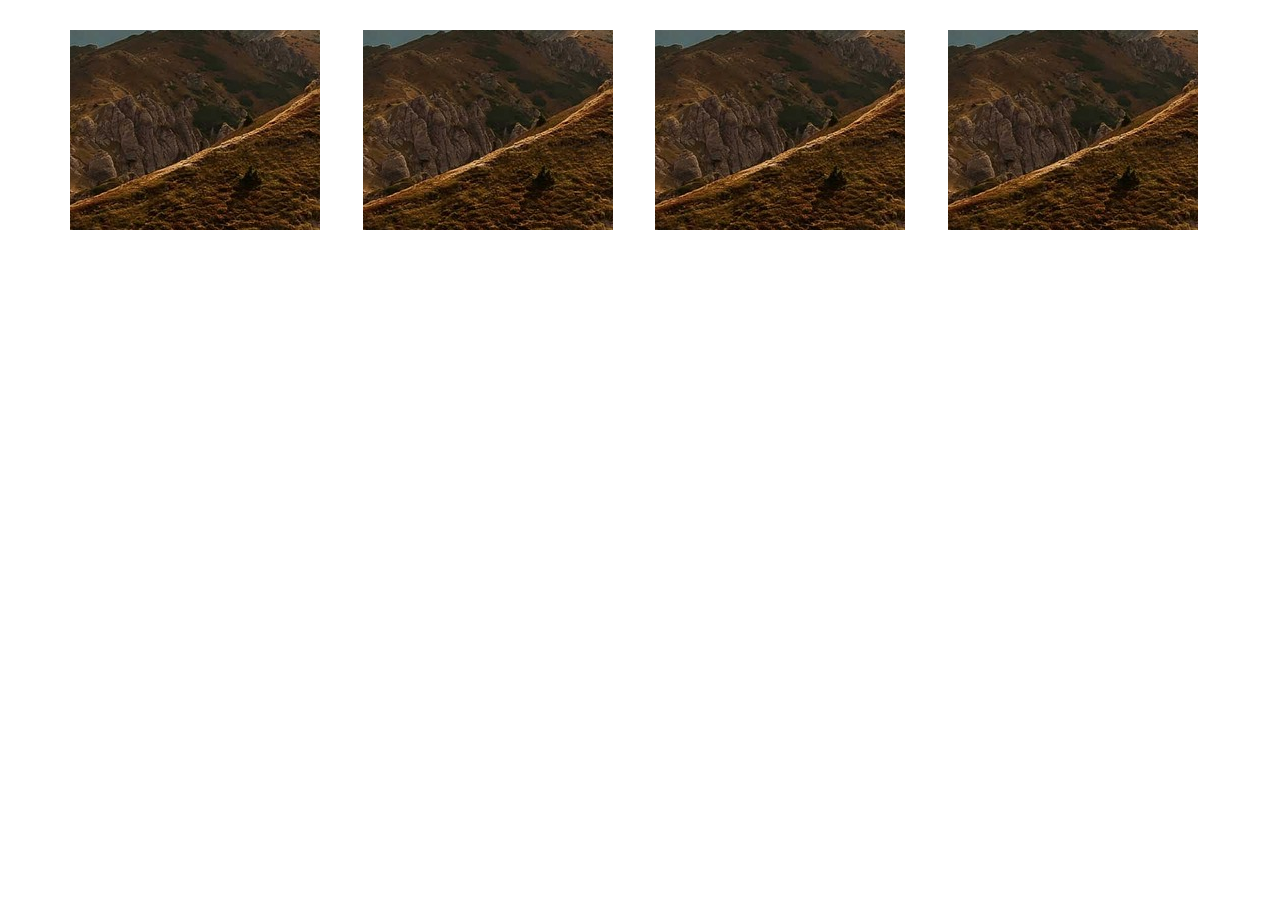
<file: Lesson_15/index.html>
<!DOCTYPE html>
<html lang="en">
<head>
	<meta charset="UTF-8">
	<title>Псевдоклассы и псевдоэлементы</title>
	<link rel="stylesheet" href="css/bootstrap.css">
	<link rel="stylesheet" href="css/style.css">
</head>
<body>
	<div class="container">
		<div class="row">
			<div class="col-lg-3">
				<div class="box">
				<div class="text">
					<p>Картинка с затемнением</p>
				</div>
				</div>
			</div>
			<div class="col-lg-3">
				<div class="box">
				<div class="text">
					<p>Картинка с затемнением</p>
				</div>
				</div>
			</div>
			<div class="col-lg-3">
				<div class="box">
				<div class="text">
					<p>Картинка с затемнением</p>
				</div>
				</div>
			</div>
			<div class="col-lg-3">
				<div class="box">
				<div class="text">
					<p>Картинка с затемнением</p>
				</div>
				</div>
			</div>
		</div>	
	</div>
</body>
</html>
</file>
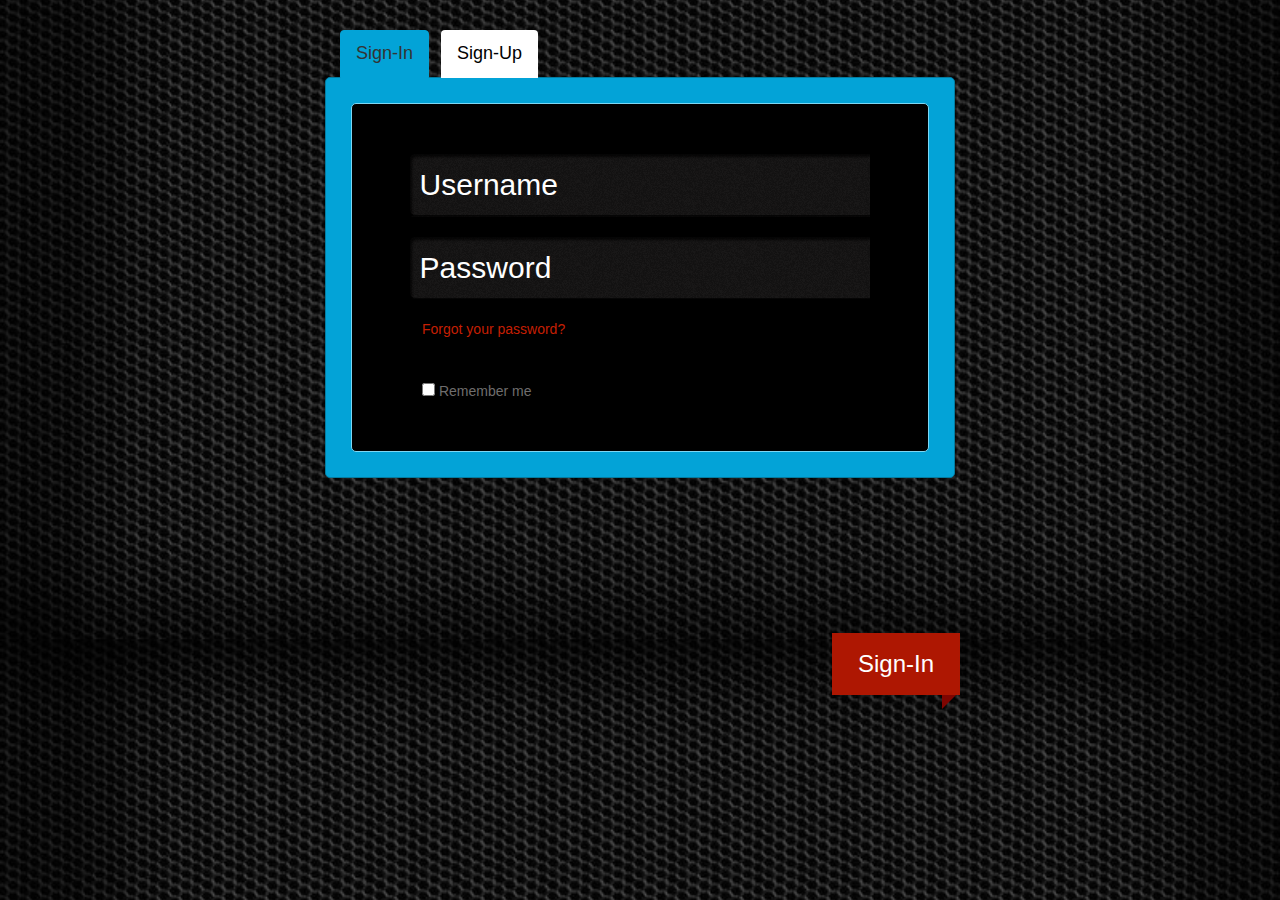
<file: Lesson_18/index.html>
<!DOCTYPE html>
<html lang="en">
  <head>
    <meta charset="utf-8">
    <meta http-equiv="X-UA-Compatible" content="IE=edge">
    <meta name="viewport" content="width=device-width, initial-scale=1">
    <link rel="icon" href="/favicon.ico">
    <title>Табы и аккордеон</title>
    <!-- Bootstrap core CSS -->
    <link href="css/bootstrap.css" rel="stylesheet">
    <link href="css/style.css" rel="stylesheet">

    <!-- HTML5 shim and Respond.js for IE8 support of HTML5 elements and media queries -->
    <!--[if lt IE 9]>
      <script src="https://oss.maxcdn.com/html5shiv/3.7.2/html5shiv.min.js"></script>
      <script src="https://oss.maxcdn.com/respond/1.4.2/respond.min.js"></script>
    <![endif]-->
  </head>
  <body>
   
<div class="container tadi">
  <div>

  <!-- Nav tabs -->
  <ul class="nav nav-tabs pages">
    <li class="active active-page">
      <a class="page1" href="#home" data-toggle="tab">Sign-In</a>
    </li>
    <li>
      <a class="page2" href="#profile" data-toggle="tab">Sign-Up</a>
    </li>
  </ul>

  <!-- Tab panes -->
  <div class="tab-content">
    <div class="tab-pane active" id="home">
     <div class="main-form">
       <div class="form-in">
         <form action="#">
           <input type="text" placeholder="Username" class="form-input">
           <input type="text" placeholder="Password" class="form-input">
           <a class="forgot" href="#">Forgot your password?</a>
          <div class="remember">
             <input type="checkbox" class="chekk">
            <p>Remember me</p>
          </div>
          <button class="Sign-in">
             <p>Sign-In</p>
           </button>
         </form>
       </div>
     </div>
    </div>
    <div class="tab-pane" id="profile">
     <div class="main-form">
       <div class="form-in">
         <form action="#">
           <input type="text" placeholder="Username" class="form-input">
           <input type="text" placeholder="Password" class="form-input">
           <a class="forgot" href="#">Forgot your password?</a>
           <div class="remember">
             <input type="checkbox" class="chekk">
             <p>Remember me</p>
           </div>
           <button class="Sign-in">
             <p>Sign-In</p>
           </button>
         </form>
       </div>
     </div> 
    </div>
  </div>

</div>
</div>


    <script src="js/jquery-3.2.1.min.js"></script>
    <script src="js/bootstrap.min.js"></script>
  </body>
</html>
</file>
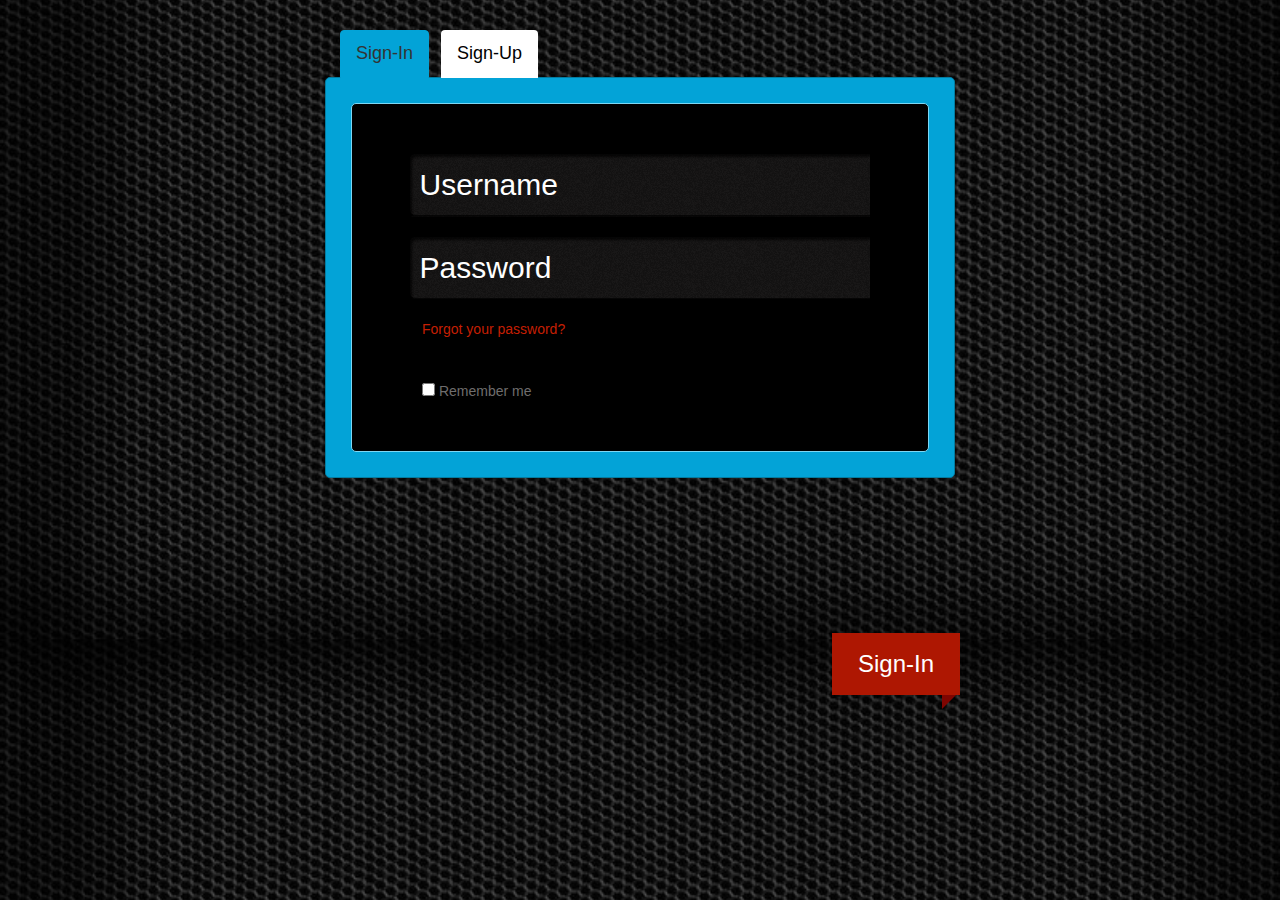
<file: Lesson_19/index.html>
<!DOCTYPE html>
<html lang="en">
  <head>
    <meta charset="utf-8">
    <meta http-equiv="X-UA-Compatible" content="IE=edge">
    <meta name="viewport" content="width=device-width, initial-scale=1">
    <link rel="icon" href="/favicon.ico">
    <title>Анимация на CSS3</title>
    <!-- Bootstrap core CSS -->
    <link rel="stylesheet" href="css/animate.css">
    <link href="css/bootstrap.css" rel="stylesheet">
    <link href="css/style.css" rel="stylesheet">

    <!-- HTML5 shim and Respond.js for IE8 support of HTML5 elements and media queries -->
    <!--[if lt IE 9]>
      <script src="https://oss.maxcdn.com/html5shiv/3.7.2/html5shiv.min.js"></script>
      <script src="https://oss.maxcdn.com/respond/1.4.2/respond.min.js"></script>
    <![endif]-->
  </head>
  <body>
   
<div class="container tabi">
  <div>

  <!-- Nav tabs -->
  <ul class="nav nav-tabs pages">
    <li class="active active-page">
      <a class="page1" href="#home" data-toggle="tab">Sign-In</a>
    </li>
    <li>
      <a class="page2" href="#profile" data-toggle="tab">Sign-Up</a>
    </li>
  </ul>

  <!-- Tab panes -->
  <div class="tab-content">
    <div class="tab-pane active" id="home">
     <div class="main-form wow lightSpeedIn">
       <div class="form-in">
         <form action="#">
           <input type="text" placeholder="Username" class="form-input wow tada" data-wow-delay="1.3s">
           <input type="text" placeholder="Password" class="form-input wow tada" data-wow-delay="1.4s">
           <a class="forgot wow fadeInDown" href="#" data-wow-delat="3s">Forgot your password?</a>
          <div class="remember wow fadeInUp" data-wow-delat="3.2s">
             <input type="checkbox" class="chekk">
            <p>Remember me</p>
          </div>
          <button class="Sign-in wow flip" data-wow-delay="1.8s">
             <p>Sign-In</p>
           </button>
         </form>
       </div>
     </div>
    </div>
    <div class="tab-pane" id="profile">
     <div class="main-form">
       <div class="form-in">
         <form action="#">
           <input type="text" placeholder="Username" class="form-input">
           <input type="text" placeholder="Password" class="form-input">
           <a class="forgot" href="#">Forgot your password?</a>
           <div class="remember">
             <input type="checkbox" class="chekk">
             <p>Remember me</p>
           </div>
           <button class="Sign-in">
             <p>Sign-Out</p>
           </button>
         </form>
       </div>
     </div> 
    </div>
  </div>

</div>
</div>
    <script src="js/jquery-3.2.1.min.js"></script>
    <script src="js/bootstrap.min.js"></script>
    <script src="js/wow.min.js"></script>
    <script>
      var wow = new WOW;
      wow.init();
    </script>
  </body>
</html>
</file>
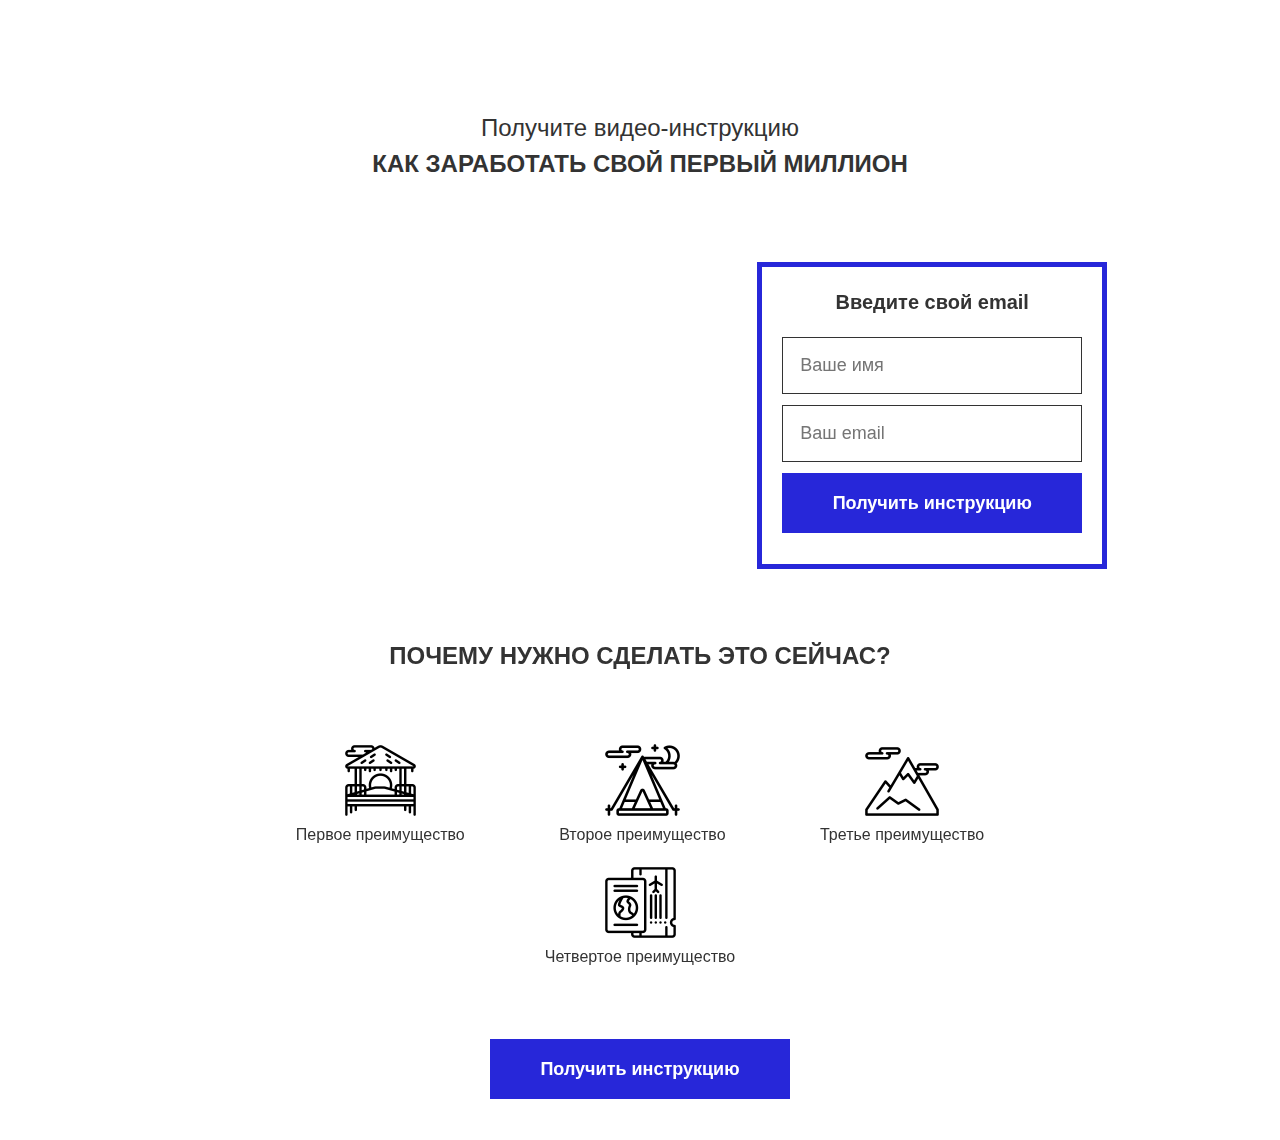
<file: Lesson_7/index.html>
<!DOCTYPE html>
<html lang="en">
<head>
	<meta charset="UTF-8">
	<title>Первый макет</title>
	<link rel="stylesheet" href="css/reset.css">
	<link rel="stylesheet" href="css/style.css">
</head>
<body>
 <div class="section">
 	<h1 class="header"><span>Получите видео-инструкцию</span><strong>Как заработать свой первый миллион</strong></h1>
 	<div class="main">
 		<div class="video">
 		<iframe width="550" height="309" src="https://www.youtube.com/embed/ayVLjyWqMCs" frameborder="0" allowfullscreen></iframe>
 		</div>
 		<div class="form">
 		<p class="form-header">Введите свой email</p>
 			<form action="#">
 				<input type="text" placeholder="Ваше имя">
                <input type="text" placeholder="Ваш email">
                <button class="btn">Получить инструкцию</button>
 			</form>
 		</div>
 	</div>
 </div>
 <div class="section">
 	<h2 class="feature-header">Почему нужно сделать это сейчас?</h2>
 	<div class="feature">
 		<div class="col">
 			<img src="img/001.png" alt="Первое преимущество">
 			<p>Первое преимущество</p>
 		</div>
 		<div class="col">
 			<img src="img/02.png" alt="Второе преимущество">
 			<p>Второе преимущество</p>
 		</div>
 		<div class="col">
 			<img src="img/03.png" alt="Третье преимущество">
 			<p>Третье преимущество</p>
 		</div>
 		<div class="col">
 			<img src="img/04.png" alt="Четвертое преимущество">
 			<p>Четвертое преимущество</p>
 		</div>
 	</div>
 	<button class="btn">Получить инструкцию</button>
 </div>
</body>
</html>
</file>
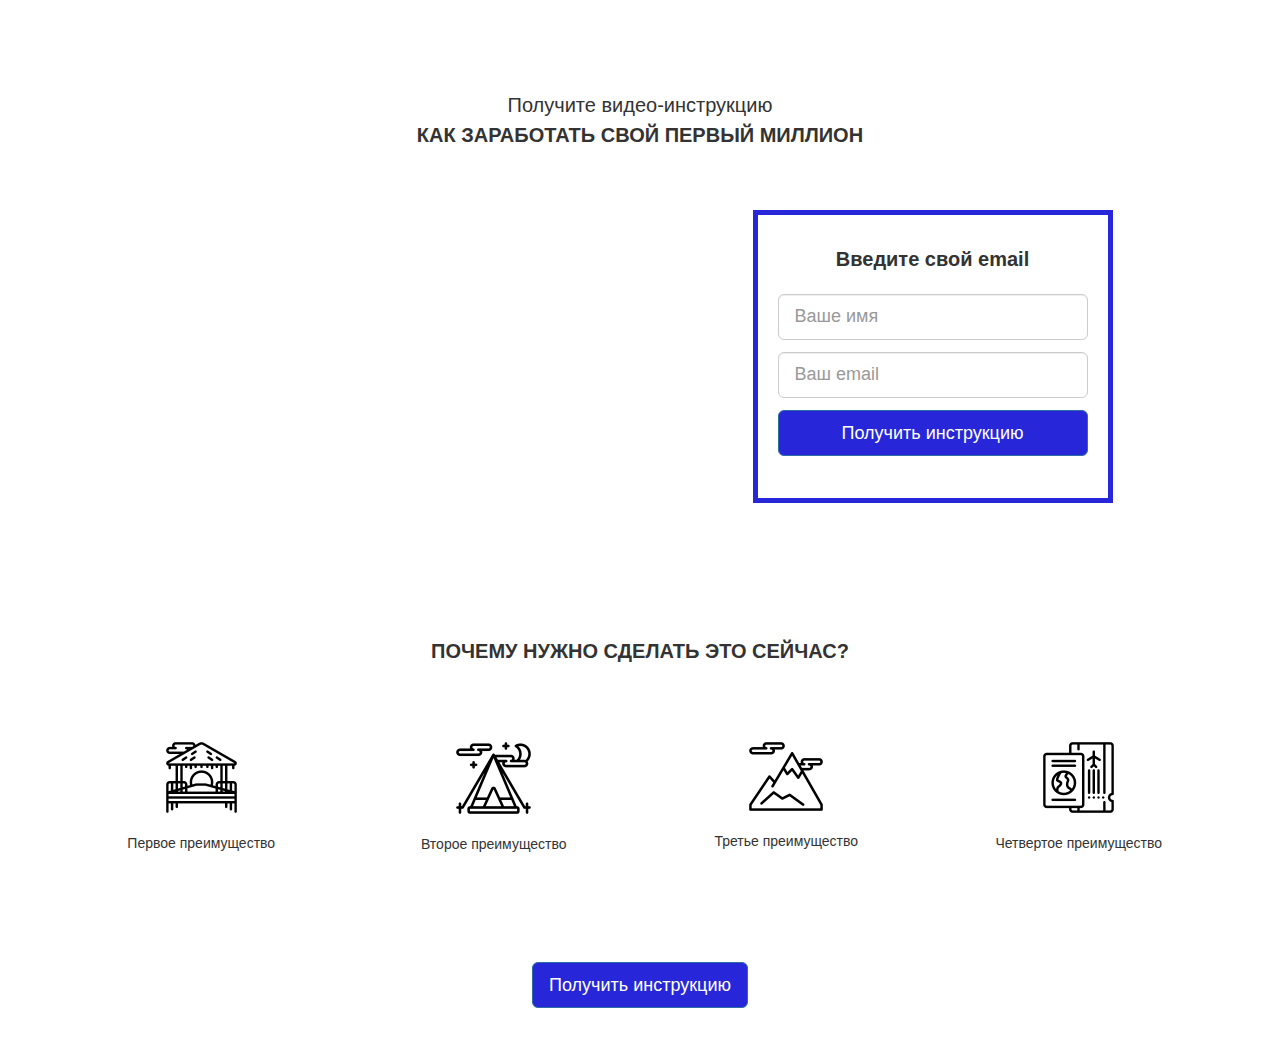
<file: Lesson_9/index.html>
<!DOCTYPE html>
<html lang="en">
<head>
	<meta charset="UTF-8">
	<title>Верстка на Bootstrap(Взрыв мозга)</title>
	<link rel="stylesheet" href="css/bootstrap.css">
	<link rel="stylesheet" href="css/style.css">
</head>
<body>
	<div class="section">
		<div class="container">
		<!-- Первый row (строка) под заголовок -->
			<div class="row">
				<div class="col-lg-6 col-lg-offset-3">
					<h1 class="header text-center">
					<span>Получите видео-инструкцию</span>
					<strong class="text-uppercase">Как заработать свой первый миллион</strong>
				</h1>
				</div>
			</div>
			<!-- Второй row (строка) под заголовок -->
			<div class="row">
				<div class="col-lg-6 col-lg-offset-1 col-md-8 col-md-offset-2">
					<div class="video">
						<iframe width="100%" height="315" src="https://www.youtube.com/embed/ayVLjyWqMCs" frameborder="0" allowfullscreen></iframe>
					</div>
					</div>
					<div class="col-lg-4 col-lg-offset-0 col-md-8 col-md-offset-2">
						<div class="form">
						<p class="form-header text-center">Введите свой email</p>
							<form action="#">
								<input type="text" class="form-control input-lg" placeholder="Ваше имя">
								<input type="text" class="form-control input-lg" placeholder="Ваш email">
								<button class="btn btn-primary btn-lg btn-block form-btn"> Получить инструкцию</button>
							</form>
						</div>
					</div>	
			</div>
		</div>
	</div>

	<div class="section">
	<div class="container">
		<!-- row под заголовок секции -->
		<div class="row">
			<div class="col-lg-12 col-xs-12 col-sm-12 col-md-12">
				<h2 class="section-header text-uppercase text-center">Почему нужно сделать это сейчас?</h2>
			</div>
		</div>
		<!-- Блок с преимуществами -->
		<div class="feature text-center">
			<div class="row">
				<div class="col-lg-3 col-md-6">
					<div class="feature-box">
						<img src="img/01.png" alt="1 преимущество">
						<p>Первое преимущество</p>
					</div>
				</div>
				<div class="col-lg-3 col-md-6">
					<div class="feature-box">
						<img src="img/02.png" alt="2 преимущество">
						<p>Второе преимущество</p>
					</div>
				</div>
				<div class="col-lg-3 col-md-6">
					<div class="feature-box">
						<img src="img/03.png" alt="3 преимущество">
						<p>Третье преимущество</p>
					</div>
				</div>
				<div class="col-lg-3 col-md-6">
					<div class="feature-box">
						<img src="img/04.png" alt="4 преимущество">
						<p>Четвертое преимущество</p>
					</div>
				</div>
			</div>
		</div>
		<!-- Кнопка получить инструкцию -->
		<button class="btn btn-primary btn-lg form-btn center-block"> Получить инструкцию</button>
	</div>
	</div>
</body>
</html>
</file>
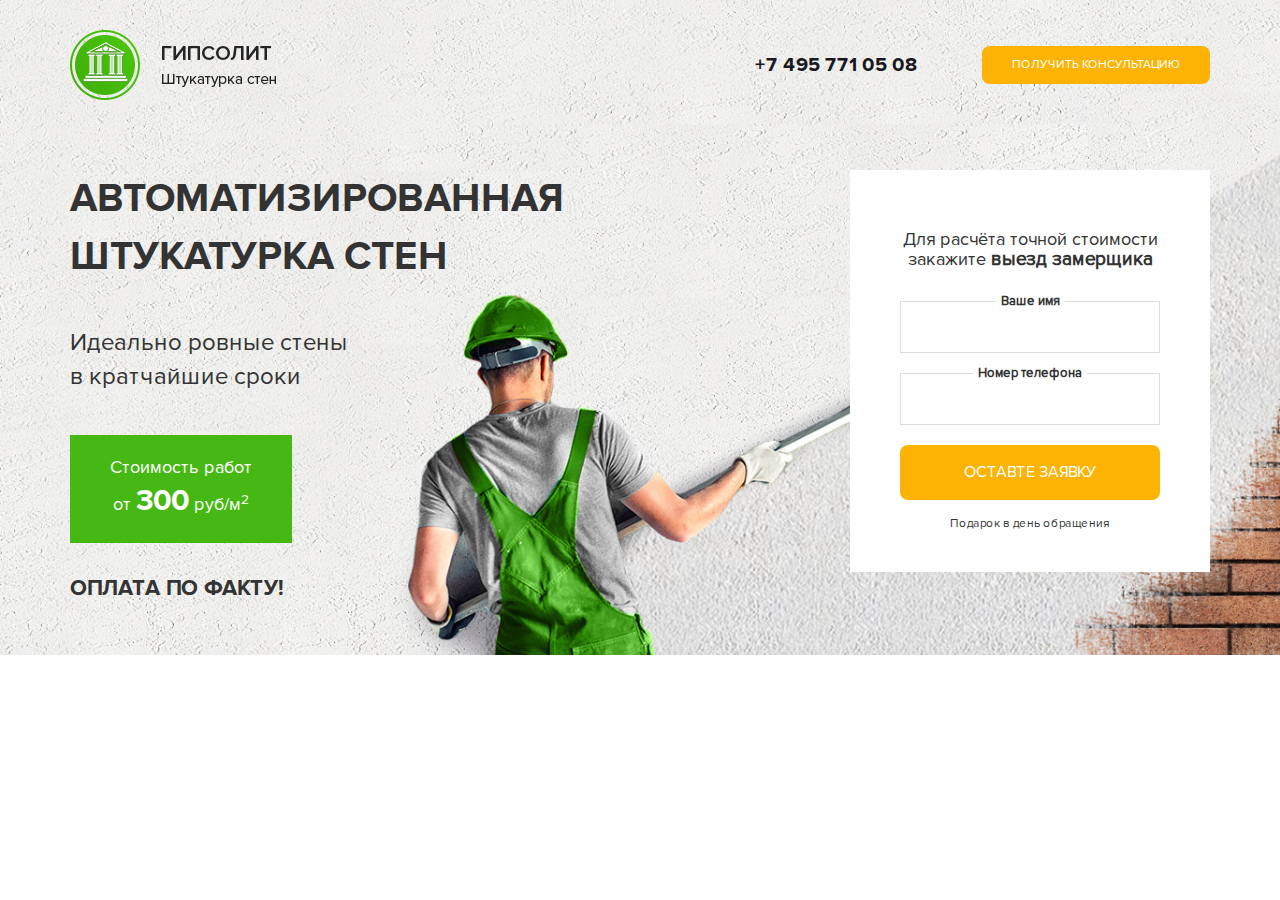
<file: Practice_1/index.html>
<!DOCTYPE html>
<html lang="ru">
  <head>
    <meta charset="utf-8">
    <meta http-equiv="X-UA-Compatible" content="IE=edge">
    <meta name="viewport" content="width=device-width, initial-scale=1">
    <link rel="icon" href="/favicon.ico">
    <title>Автоматизированная штукатурка стен</title>
    <!-- Bootstrap core CSS -->
    <link href="css/bootstrap.css" rel="stylesheet">
    <link href="css/style.css" rel="stylesheet">

    <!-- HTML5 shim and Respond.js for IE8 support of HTML5 elements and media queries -->
    <!--[if lt IE 9]>
      <script src="https://oss.maxcdn.com/html5shiv/3.7.2/html5shiv.min.js"></script>
      <script src="https://oss.maxcdn.com/respond/1.4.2/respond.min.js"></script>
    <![endif]-->
  </head>
  <body>
  
  <main class="main">
  	<div class="container">
  		<div class="header">

  		<div class="row">
  			<div class="col-md-3 col-sm-4 col-xs-12">
  				<div class="logo">
  				<img src="img/logo.png" alt="Гипсолит. Штукатурка стен">
  			</div>
  			</div>
  			
  			<div class="col-lg-2 col-lg-offset-4 col-md-4 col-md-offset-2 col-sm-4 col-sm-offset-0 col-xs-12">
  				<div class="phone-block">
            <a class="phone-link" href="#">+7 495 771 05 08</a>
          </div>
  			</div>

  			<div class="col-md-3 col-sm-4 col-xs-12">
  				<div class="wrap">
  					<div class="wrap-block">
  						<button class="button header-btn">
  						получить консультацию
  						</button>
  					</div>
  				</div>
  			</div>
  		</div>

  		</div>
      <div class="main-content">
        <div class="row">
          <div class="col-md-7 col-lg-6 col-sm-12">
            <div class="main-title">
              <h1>Автоматизированная штукатурка стен</h1>
              <p class="main-subtitle">Идеально ровные стены <br>в кратчайшие сроки</p>
              <span>
                Стоимость работ <br>
                от <strong>300</strong> руб/м<sup>2</sup>
              </span>
              <strong class="main-trigger">
                оплата по факту!
              </strong>
            </div>
          </div>
          <div class="col-lg-4 col-lg-offset-2 col-md-5 col-md-offset-0 col-sm-8 col-sm-offset-2">
            <div class="main-form">
              <h2 class="main-form-header">Для расчёта точной стоимости <br>закажите <strong>выезд замерщика</strong></h2>
              <form action="#">
                <label for="#">Ваше имя</label>
                <input class="main-form-input" type="text">
                <label for="#">Номер телефона</label>
                <input class="main-form-input" type="text">
                <button class="main-form-btn button" type="submit">оставте заявку</button>
                <small>Подарок в день обращения</small>
              </form>
            </div>
          </div>
        </div>
      </div>
  	</div>
  </main>


    <script src="https://ajax.googleapis.com/ajax/libs/jquery/1.11.3/jquery.min.js"></script>
  </body>
</html>
</file>
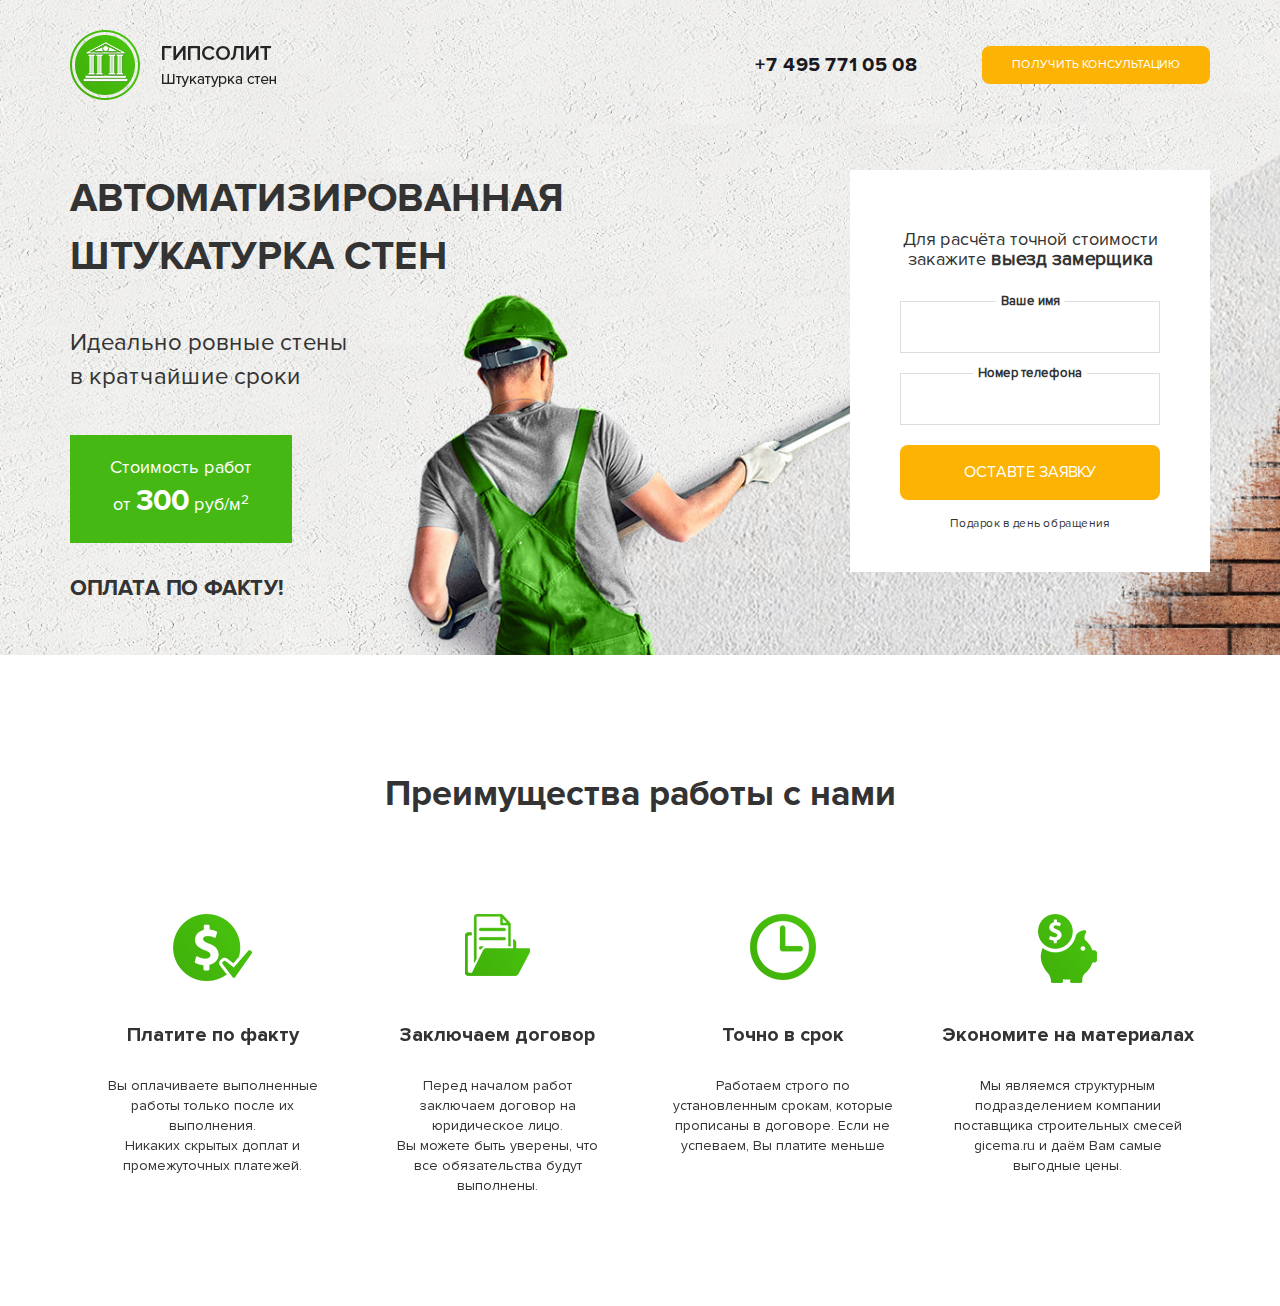
<file: Practice_2/index.html>
<!DOCTYPE html>
<html lang="ru">
  <head>
    <meta charset="utf-8">
    <meta http-equiv="X-UA-Compatible" content="IE=edge">
    <meta name="viewport" content="width=device-width, initial-scale=1">
    <link rel="icon" href="/favicon.ico">
    <title>Автоматизированная штукатурка стен</title>
    <!-- Bootstrap core CSS -->
    <link href="css/bootstrap.css" rel="stylesheet">
    <link href="css/style.css" rel="stylesheet">

    <!-- HTML5 shim and Respond.js for IE8 support of HTML5 elements and media queries -->
    <!--[if lt IE 9]>
      <script src="https://oss.maxcdn.com/html5shiv/3.7.2/html5shiv.min.js"></script>
      <script src="https://oss.maxcdn.com/respond/1.4.2/respond.min.js"></script>
    <![endif]-->
  </head>
  <body>
  
  <main class="main">
  	<div class="container">
  		<div class="header">
  		<div class="row">
  			<div class="col-md-3 col-sm-4 col-xs-12">
  				<div class="logo">
  				<img src="img/logo.png" alt="Гипсолит. Штукатурка стен">
  			</div>
  			</div>
  			
  			<div class="col-lg-2 col-lg-offset-4 col-md-4 col-md-offset-2 col-sm-4 col-sm-offset-0 col-xs-12">
  				<div class="phone-block">
            <a class="phone-link" href="#">+7 495 771 05 08</a>
          </div>
  			</div>

  			<div class="col-md-3 col-sm-4 col-xs-12">
  				<div class="wrap">
  					<div class="wrap-block">
  						<button class="button header-btn">
  						получить консультацию
  						</button>
  					</div>
  				</div>
  			</div>
  		</div>

  		</div>
      <div class="main-content">
        <div class="row">
          <div class="col-md-7 col-lg-6 col-sm-12">
            <div class="main-title">
              <h1>Автоматизированная штукатурка стен</h1>
              <p class="main-subtitle">Идеально ровные стены <br>в кратчайшие сроки</p>
              <span>
                Стоимость работ <br>
                от <strong>300</strong> руб/м<sup>2</sup>
              </span>
              <strong class="main-trigger">
                оплата по факту!
              </strong>
            </div>
          </div>
          <div class="col-lg-4 col-lg-offset-2 col-md-5 col-md-offset-0 col-sm-8 col-sm-offset-2">
            <div class="main-form">
              <h2 class="main-form-header">Для расчёта точной стоимости <br>закажите <strong>выезд замерщика</strong></h2>
              <form action="#">
                <label for="#">Ваше имя</label>
                <input class="main-form-input" type="text">
                <label for="#">Номер телефона</label>
                <input class="main-form-input" type="text">
                <button class="main-form-btn button" type="submit">оставте заявку</button>
                <small>Подарок в день обращения</small>
              </form>
            </div>
          </div>
        </div>
      </div>
  	</div>
  </main>

<section class="features">
  <div class="container">
    <h2 class="section-header">
      Преимущества работы с нами
    </h2>
    <div class="features-slider">
      <div class="features-block">
        <div class="features-img">
          <picture>
            <source srcset="img/features/coin.svg" type="image/">
            <img src="img/features/coin.png" alt="Платите по факту">
          </picture>
        </div>
        <h3>Платите по факту</h3>
        <p>Вы оплачиваете выполненные работы только после их выполнения. <br>Никаких скрытых доплат и промежуточных платежей.</p>
      </div>
      <div class="features-block">
        <div class="features-img">
          <picture>
            <source srcset="img/features/open-folder.svg" type="image/">
            <img src="img/features/open-folder.png" alt="Заключаем договор">
          </picture>
        </div>
        <h3>Заключаем договор</h3>
        <p>Перед началом работ заключаем договор на юридическое лицо. <br>Вы можете быть уверены, что все обязательства будут выполнены.</p>
      </div>
      <div class="features-block">
        <div class="features-img">
          <picture>
            <source srcset="img/features/clock.svg" type="image/">
            <img src="img/features/clock.png" alt="Точно в срок">
          </picture>
        </div>
        <h3>Точно в срок</h3>
        <p>Работаем строго по установленным срокам, которые прописаны 
в договоре. Если не успеваем, Вы платите меньше</p>
      </div>
      <div class="features-block">
        <div class="features-img">
          <picture>
            <source srcset="img/features/piggy-bank.svg" type="image/">
            <img src="img/features/piggy-bank.png" alt="Экономите на материалах">
          </picture>
        </div>
        <h3>Экономите на материалах</h3>
        <p>Мы являемся структурным подразделением компании поставщика строительных смесей gicema.ru  и даём Вам самые 
выгодные цены.</p>
      </div>
    </div>
  </div>
</section>



    <script src="https://ajax.googleapis.com/ajax/libs/jquery/1.11.3/jquery.min.js"></script>
    <!-- Подключаем стили slick-slider -->
    <link rel="stylesheet" href="slick/slick.css">
    <link rel="stylesheet" href="slick/slick-theme.css">
    <!-- Подключаем саму библиотеку slick-slider -->
    <script src="slick/slick.min.js"></script>

    <!-- Инициализируем слайдер -->
    <script>
      $(document).ready(function(){
       $('.features-slider').slick({
        infinite: true,
        slidesToShow: 4,
        slidesToScroll: 1,
        responsive: [
           {
             breakpoint: 991,
             settings: {
               slidesToShow: 2,
               prevArrow: '<button class="prev arrow"></button>',
               nextArrow: '<button class="next arrow"></button>',
               slidesToScroll: 2
             }
           },
           {
             breakpoint: 767,
             settings: {
               slidesToShow: 1,
               slidesToScroll: 1,
               prevArrow: '<button class="prev arrow"></button>',
               nextArrow: '<button class="next arrow"></button>'
             }
           }
         ]
       });
     });
    </script>
  </body>
</html>
</file>
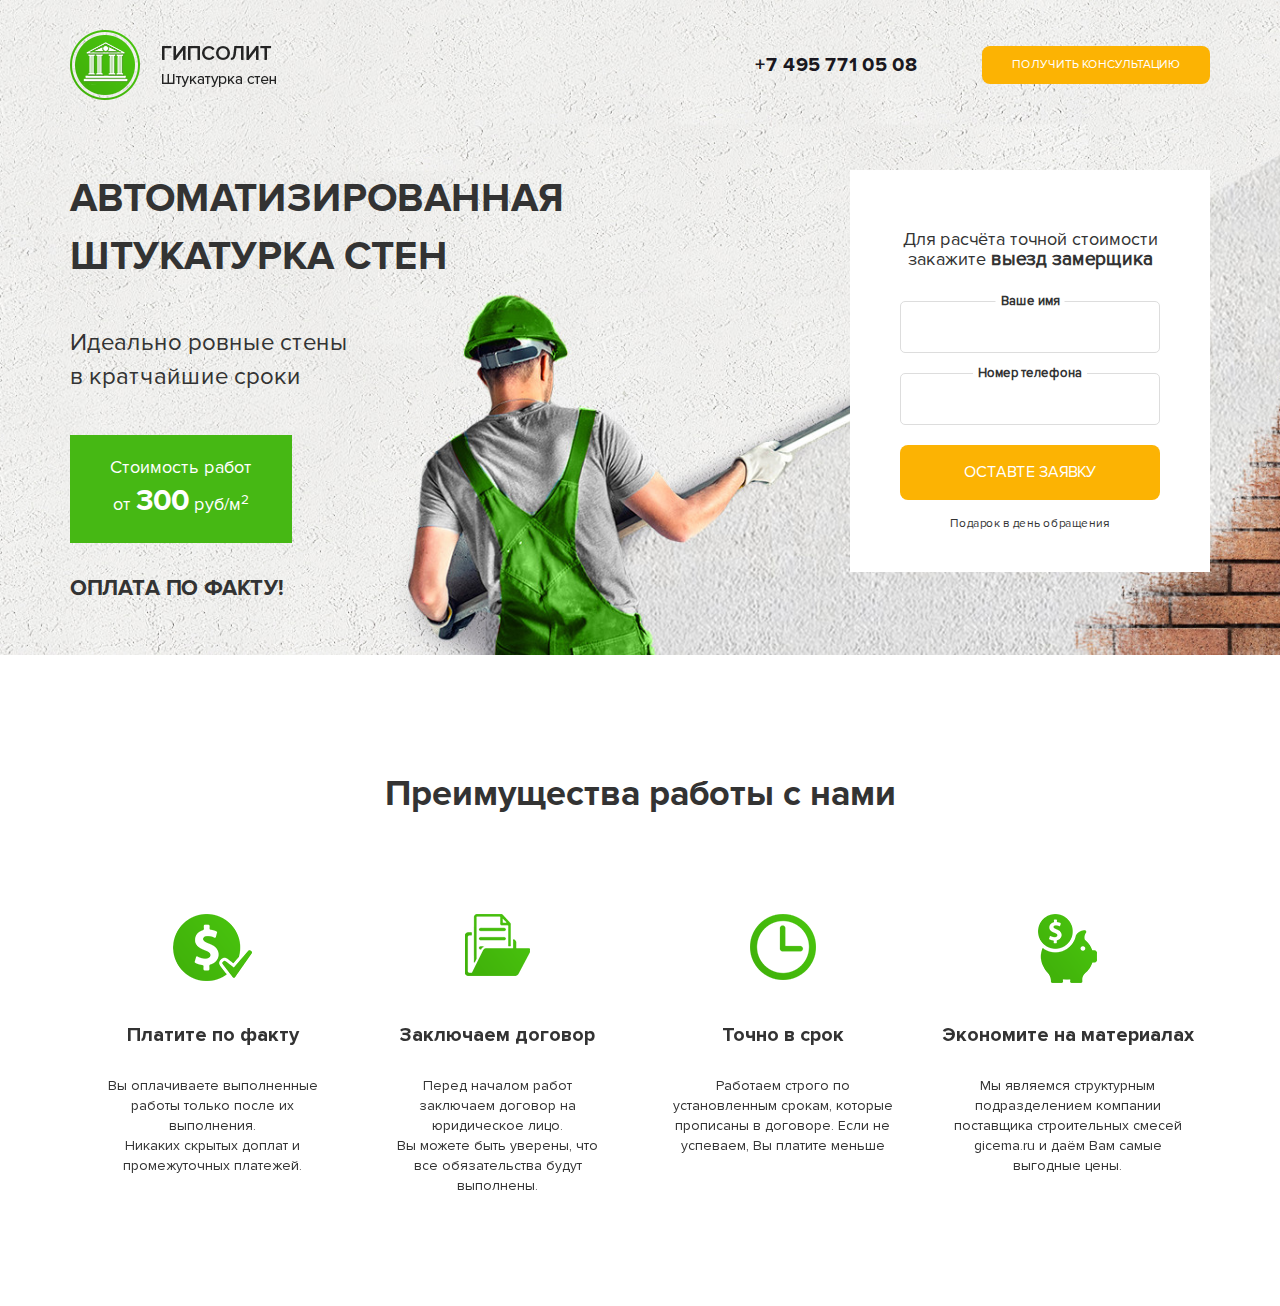
<file: Practice_3/index.html>
<!DOCTYPE html>
<html lang="ru">
  <head>
    <meta charset="utf-8">
    <meta http-equiv="X-UA-Compatible" content="IE=edge">
    <meta name="viewport" content="width=device-width, initial-scale=1">
    <link rel="icon" href="/favicon.ico">
    <title>Автоматизированная штукатурка стен</title>
    <!-- Bootstrap core CSS -->
    <link href="css/bootstrap.css" rel="stylesheet">
    <link href="css/style.css" rel="stylesheet">

    <!-- HTML5 shim and Respond.js for IE8 support of HTML5 elements and media queries -->
    <!--[if lt IE 9]>
      <script src="https://oss.maxcdn.com/html5shiv/3.7.2/html5shiv.min.js"></script>
      <script src="https://oss.maxcdn.com/respond/1.4.2/respond.min.js"></script>
    <![endif]-->
  </head>
  <body>
  
  <main class="main">
  	<div class="container">
  		<div class="header">
  		<div class="row">
  			<div class="col-md-3 col-sm-4 col-xs-12">
  				<div class="logo">
  				<img src="img/logo.png" alt="Гипсолит. Штукатурка стен">
  			</div>
  			</div>
  			
  			<div class="col-lg-2 col-lg-offset-4 col-md-4 col-md-offset-2 col-sm-4 col-sm-offset-0 col-xs-12">
  				<div class="phone-block">
            <a class="phone-link" href="#">+7 495 771 05 08</a>
          </div>
  			</div>

  			<div class="col-md-3 col-sm-4 col-xs-12">
  				<div class="wrap">
  					<div class="wrap-block">
  						<button class="button header-btn popup-btn">
  						получить консультацию
  						</button>
  					</div>
  				</div>
  			</div>
  		</div>

  		</div>
      <div class="main-content">
        <div class="row">
          <div class="col-md-7 col-lg-6 col-sm-12">
            <div class="main-title">
              <h1>Автоматизированная штукатурка стен</h1>
              <p class="main-subtitle">Идеально ровные стены <br>в кратчайшие сроки</p>
              <span>
                Стоимость работ <br>
                от <strong>300</strong> руб/м<sup>2</sup>
              </span>
              <strong class="main-trigger">
                оплата по факту!
              </strong>
            </div>
          </div>
          <div class="col-lg-4 col-lg-offset-2 col-md-5 col-md-offset-0 col-sm-8 col-sm-offset-2">
            <div class="main-form">
              <h2 class="main-form-header">Для расчёта точной стоимости <br>закажите <strong>выезд замерщика</strong></h2>
              <form action="#">
                <label for="#">Ваше имя</label>
                <input class="main-form-input" type="text">
                <label for="#">Номер телефона</label>
                <input class="main-form-input" type="text">
                <button class="main-form-btn button" type="submit">оставте заявку</button>
                <small>Подарок в день обращения</small>
              </form>
            </div>
          </div>
        </div>
      </div>
  	</div>
  </main>

<section class="features">
  <div class="container">
    <h2 class="section-header">
      Преимущества работы с нами
    </h2>
    <div class="features-slider">
      <div class="features-block">
        <div class="features-img">
          <picture>
            <source srcset="img/features/coin.svg" type="image/">
            <img src="img/features/coin.png" alt="Платите по факту">
          </picture>
        </div>
        <h3>Платите по факту</h3>
        <p>Вы оплачиваете выполненные работы только после их выполнения. <br>Никаких скрытых доплат и промежуточных платежей.</p>
      </div>
      <div class="features-block">
        <div class="features-img">
          <picture>
            <source srcset="img/features/open-folder.svg" type="image/">
            <img src="img/features/open-folder.png" alt="Заключаем договор">
          </picture>
        </div>
        <h3>Заключаем договор</h3>
        <p>Перед началом работ заключаем договор на юридическое лицо. <br>Вы можете быть уверены, что все обязательства будут выполнены.</p>
      </div>
      <div class="features-block">
        <div class="features-img">
          <picture>
            <source srcset="img/features/clock.svg" type="image/">
            <img src="img/features/clock.png" alt="Точно в срок">
          </picture>
        </div>
        <h3>Точно в срок</h3>
        <p>Работаем строго по установленным срокам, которые прописаны 
в договоре. Если не успеваем, Вы платите меньше</p>
      </div>
      <div class="features-block">
        <div class="features-img">
          <picture>
            <source srcset="img/features/piggy-bank.svg" type="image/">
            <img src="img/features/piggy-bank.png" alt="Экономите на материалах">
          </picture>
        </div>
        <h3>Экономите на материалах</h3>
        <p>Мы являемся структурным подразделением компании поставщика строительных смесей gicema.ru  и даём Вам самые 
выгодные цены.</p>
      </div>
    </div>
  </div>
</section>


<!-- Модальные окна -->
<!-- Получить консультацию -->
<div class="popup">
<!-- Само(белое) модальное окно -->
  <div class="popup-dialog">
  <!-- Содержимое модального окна -->
    <div class="popup-content">
      <button class="popup-close">&times</button>
      <!-- Заголовок окна -->
      <h4 class="popup-header">
        Заинтересовало?
      </h4>
      <p>Оставьте свои контактные данные <br>для связи</p>
      <div class="main-form popup-form">
        <form action="#">
          <label for="#">Ваше имя</label>
                <input class="main-form-input" type="text">
                <label for="#">Номер телефона</label>
                <input class="main-form-input" type="text">
                <label for="#">Сообщение</label>
                <textarea class="main-form-input" rows="5"></textarea>
                <button class="main-form-btn button" type="submit">оставьте заявку</button>
        </form>
      </div>
    </div>
  </div>
</div>


    <script src="js/jquery-3.2.1.min.js"></script>
    <!-- Подключаем стили slick-slider -->
    <link rel="stylesheet" href="slick/slick.css">
    <link rel="stylesheet" href="slick/slick-theme.css">
    <!-- Подключаем саму библиотеку slick-slider -->
    <script src="slick/slick.min.js"></script>

    <!-- Инициализируем слайдер -->
    <script>
      $(document).ready(function(){
        $('.popup-btn').on('click', function(event) {
          event.preventDefault();
          $('.popup').fadeIn()
        });
        $('.popup-close').on('click', function(event) {
          event.preventDefault();
          $('.popup').fadeOut()
        });
       $('.features-slider').slick({
        infinite: true,
        slidesToShow: 4,
        slidesToScroll: 1,
        responsive: [
           {
             breakpoint: 991,
             settings: {
               slidesToShow: 2,
               prevArrow: '<button class="prev arrow"></button>',
               nextArrow: '<button class="next arrow"></button>',
               slidesToScroll: 2
             }
           },
           {
             breakpoint: 767,
             settings: {
               slidesToShow: 1,
               slidesToScroll: 1,
               prevArrow: '<button class="prev arrow"></button>',
               nextArrow: '<button class="next arrow"></button>'
             }
           }
         ]
       });
     });
    </script>
  </body>
</html>
</file>
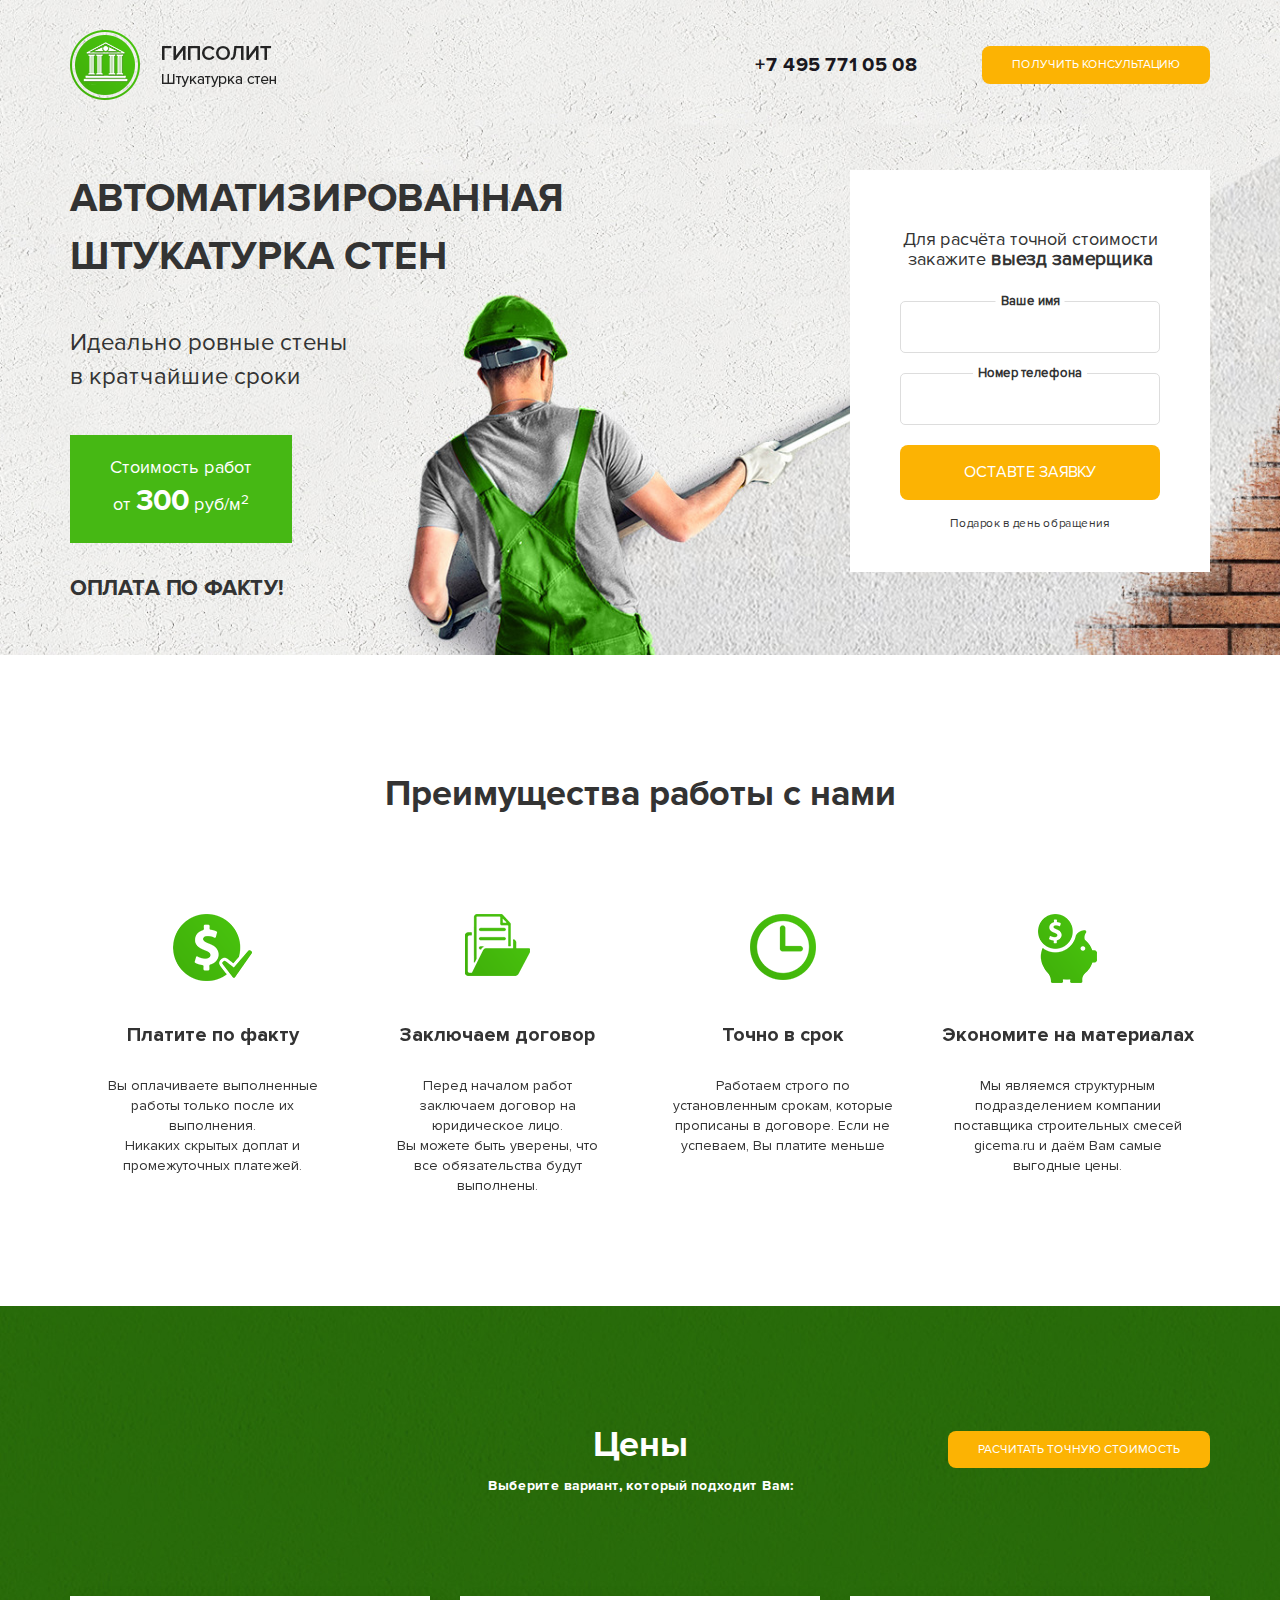
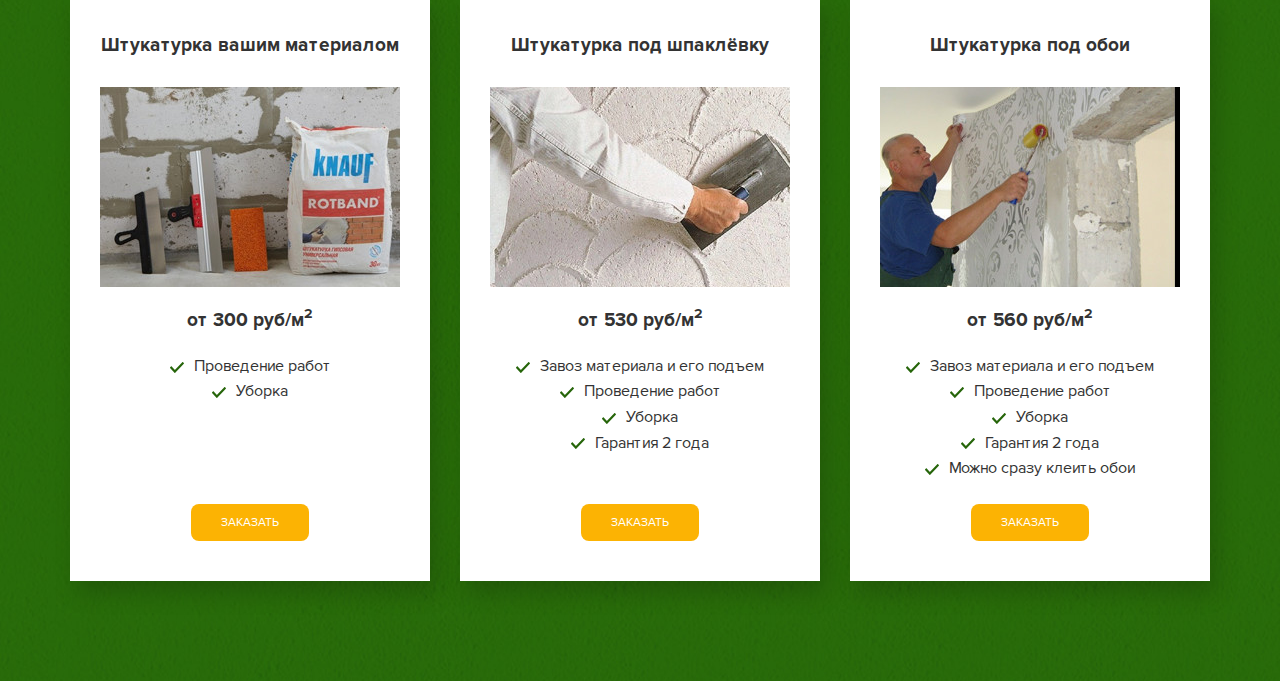
<file: Practice_4/index.html>
<!DOCTYPE html>
<html lang="ru">
  <head>
    <meta charset="utf-8">
    <meta http-equiv="X-UA-Compatible" content="IE=edge">
    <meta name="viewport" content="width=device-width, initial-scale=1">
    <link rel="icon" href="/favicon.ico">
    <title>Автоматизированная штукатурка стен</title>
    <!-- Bootstrap core CSS -->
    <link href="css/bootstrap.css" rel="stylesheet">
    <link href="css/style.css" rel="stylesheet">

    <!-- HTML5 shim and Respond.js for IE8 support of HTML5 elements and media queries -->
    <!--[if lt IE 9]>
      <script src="https://oss.maxcdn.com/html5shiv/3.7.2/html5shiv.min.js"></script>
      <script src="https://oss.maxcdn.com/respond/1.4.2/respond.min.js"></script>
    <![endif]-->
  </head>
  <body>
  
  <main class="main">
  	<div class="container">
  		<div class="header">
  		<div class="row">
  			<div class="col-md-3 col-sm-4 col-xs-12">
  				<div class="logo">
  				<img src="img/logo.png" alt="Гипсолит. Штукатурка стен">
  			</div>
  			</div>
  			
  			<div class="col-lg-2 col-lg-offset-4 col-md-4 col-md-offset-2 col-sm-4 col-sm-offset-0 col-xs-12">
  				<div class="phone-block">
            <a class="phone-link" href="#">+7 495 771 05 08</a>
          </div>
  			</div>

  			<div class="col-md-3 col-sm-4 col-xs-12">
  				<div class="wrap">
  					<div class="wrap-block">
  						<button class="button header-btn popup-btn">
  						получить консультацию
  						</button>
  					</div>
  				</div>
  			</div>
  		</div>

  		</div>
      <div class="main-content">
        <div class="row">
          <div class="col-md-7 col-lg-6 col-sm-12">
            <div class="main-title">
              <h1>Автоматизированная штукатурка стен</h1>
              <p class="main-subtitle">Идеально ровные стены <br>в кратчайшие сроки</p>
              <span>
                Стоимость работ <br>
                от <strong>300</strong> руб/м<sup>2</sup>
              </span>
              <strong class="main-trigger">
                оплата по факту!
              </strong>
            </div>
          </div>
          <div class="col-lg-4 col-lg-offset-2 col-md-5 col-md-offset-0 col-sm-8 col-sm-offset-2">
            <div class="main-form">
              <h2 class="main-form-header">Для расчёта точной стоимости <br>закажите <strong>выезд замерщика</strong></h2>
              <form action="#">
                <label for="#">Ваше имя</label>
                <input class="main-form-input" type="text">
                <label for="#">Номер телефона</label>
                <input class="main-form-input" type="text">
                <button class="main-form-btn button" type="submit">оставте заявку</button>
                <small>Подарок в день обращения</small>
              </form>
            </div>
          </div>
        </div>
      </div>
  	</div>
  </main>

<section class="features">
  <div class="container">
    <h2 class="section-header">
      Преимущества работы с нами
    </h2>
    <div class="features-slider">
      <div class="features-block">
        <div class="features-img">
          <picture>
            <source srcset="img/features/coin.svg" type="image/">
            <img src="img/features/coin.png" alt="Платите по факту">
          </picture>
        </div>
        <h3>Платите по факту</h3>
        <p>Вы оплачиваете выполненные работы только после их выполнения. <br>Никаких скрытых доплат и промежуточных платежей.</p>
      </div>
      <div class="features-block">
        <div class="features-img">
          <picture>
            <source srcset="img/features/open-folder.svg" type="image/">
            <img src="img/features/open-folder.png" alt="Заключаем договор">
          </picture>
        </div>
        <h3>Заключаем договор</h3>
        <p>Перед началом работ заключаем договор на юридическое лицо. <br>Вы можете быть уверены, что все обязательства будут выполнены.</p>
      </div>
      <div class="features-block">
        <div class="features-img">
          <picture>
            <source srcset="img/features/clock.svg" type="image/">
            <img src="img/features/clock.png" alt="Точно в срок">
          </picture>
        </div>
        <h3>Точно в срок</h3>
        <p>Работаем строго по установленным срокам, которые прописаны 
в договоре. Если не успеваем, Вы платите меньше</p>
      </div>
      <div class="features-block">
        <div class="features-img">
          <picture>
            <source srcset="img/features/piggy-bank.svg" type="image/">
            <img src="img/features/piggy-bank.png" alt="Экономите на материалах">
          </picture>
        </div>
        <h3>Экономите на материалах</h3>
        <p>Мы являемся структурным подразделением компании поставщика строительных смесей gicema.ru  и даём Вам самые 
выгодные цены.</p>
      </div>
    </div>
  </div>
</section>


<section class="price">
  <div class="container">
    <div class="row">

      <div class="col-md-4 col-md-offset-4">
        <div class="section-header section-header_light">
      <h2>Цены</h2>
      <p>Выберите вариант, который подходит Вам:</p>
    </div>
      </div>

      <div class="col-md-4">
        <div class="price-button">
          <button class="button price-header-btn" data-toggle="modal">Расчитать точную стоимость</button>
        </div>
      </div>

    </div><!-- row -->

    <div class="row">
      <div class="col-md-4 col-md-offset-0 col-sm-8 col-sm-offset-2">
        <div class="price-block">
          <h4>Штукатурка вашим материалом</h4>
          <img src="img/prices/1.jpg" alt="Штукатурка под обои">
          <span class="price-tag">от 300 руб/м<sup>2</sup></span>
          <ul class="price-list">
            <li>Проведение работ</li>
            <li>Уборка</li>
          </ul>
          <button class="button">Заказать</button>
        </div>
      </div>
      <div class="col-md-4 col-md-offset-0 col-sm-8 col-sm-offset-2">
        <div class="price-block">
          <h4>Штукатурка под шпаклёвку</h4>
          <img src="img/prices/2.jpg" alt="Штукатурка под шпаклёвку">
          <span class="price-tag">от 530 руб/м<sup>2</sup></span>
          <ul class="price-list">
            <li>Завоз материала и его подъем</li>
            <li>Проведение работ</li>
            <li>Уборка</li>
            <li>Гарантия 2 года</li>
          </ul>
          <button class="button">Заказать</button>
        </div>
      </div>
      <div class="col-md-4 col-md-offset-0 col-sm-8 col-sm-offset-2">
        <div class="price-block">
          <h4>Штукатурка под обои</h4>
          <img src="img/prices/3.jpg" alt="Штукатурка под обои">
          <span class="price-tag">от 560 руб/м<sup>2</sup></span>
          <ul class="price-list">
           <li>Завоз материала и его подъем</li>
           <li>Проведение работ</li>
           <li>Уборка</li>
           <li>Гарантия 2 года</li>
           <li>Можно сразу клеить обои</li>
          </ul>
          <button class="button">Заказать</button>
        </div>
      </div>
    </div> <!-- row -->
  </div>
</section>


<!-- Модальные окна -->
<!-- Получить консультацию -->
<div class="popup">
<!-- Само(белое) модальное окно -->
  <div class="popup-dialog">
  <!-- Содержимое модального окна -->
    <div class="popup-content">
      <button class="popup-close">&times</button>
      <!-- Заголовок окна -->
      <h4 class="popup-header">
        Заинтересовало?
      </h4>
      <p>Оставьте свои контактные данные <br>для связи</p>
      <div class="main-form popup-form">
        <form action="#">
          <label for="#">Ваше имя</label>
                <input class="main-form-input" type="text">
                <label for="#">Номер телефона</label>
                <input class="main-form-input" type="text">
                <label for="#">Сообщение</label>
                <textarea class="main-form-input" rows="5"></textarea>
                <button class="main-form-btn button" type="submit">оставьте заявку</button>
        </form>
      </div>
    </div>
  </div>
</div>


    <script src="js/jquery-3.2.1.min.js"></script>
    <!-- Подключаем стили slick-slider -->
    <link rel="stylesheet" href="slick/slick.css">
    <link rel="stylesheet" href="slick/slick-theme.css">
    <!-- Подключаем саму библиотеку slick-slider -->
    <script src="slick/slick.min.js"></script>

    <!-- Инициализируем слайдер -->
    <script>
      $(document).ready(function(){
        $('.popup-btn').on('click', function(event) {
          event.preventDefault();
          $('.popup').fadeIn()
        });
        $('.popup-close').on('click', function(event) {
          event.preventDefault();
          $('.popup').fadeOut()
        });
       $('.features-slider').slick({
        infinite: true,
        slidesToShow: 4,
        slidesToScroll: 1,
        responsive: [
           {
             breakpoint: 991,
             settings: {
               slidesToShow: 2,
               prevArrow: '<button class="prev arrow"></button>',
               nextArrow: '<button class="next arrow"></button>',
               slidesToScroll: 2
             }
           },
           {
             breakpoint: 767,
             settings: {
               slidesToShow: 1,
               slidesToScroll: 1,
               prevArrow: '<button class="prev arrow"></button>',
               nextArrow: '<button class="next arrow"></button>'
             }
           }
         ]
       });
     });
    </script>
  </body>
</html>
</file>
<file: Lesson_15/css/style.css>
.box {
  position: relative;
  margin-top: 30px;
  width: 250px;
  height: 200px;
  z-index: 0;
  line-height: 200px;
  text-align: center;
  font-size: 18px;
  color: #fff;
  background: #ffffff url(../img/2.jpg) center center no-repeat;
}
.box::before {
  background-color: rgba(0, 0, 0, 0);
}
.box:hover::before {
  content: '';
  position: absolute;
  left: 0;
  top: 0;
  width: 100%;
  height: 100%;
  background-color: rgba(0, 0, 0, 0.6);
  z-index: -1;
  -webkit-transition: all 0.2s;
  transition: all 0.2s;
}
.text {
  visibility: hidden;
}
.box:hover .text {
  visibility: visible;
}
</file>
<file: Lesson_18/css/style.css>
* {
  -webkit-box-sizing: border-box;
          box-sizing: border-box;
}
body {
  background: url(../img/bg.jpg) center center;
  background-size: cover;
}
::-webkit-input-placeholder {
  color: #fff;
}
::-moz-placeholder {
  color: #fff;
}
/* Firefox 19+ */
:-moz-placeholder {
  color: #fff;
}
/* Firefox 18- */
:-ms-input-placeholder {
  color: #fff;
}
.nav-tabs > li.active > a,
.nav-tabs > li.active > a:focus {
  background-color: #03a3d7;
  border: 1px solid #03a3d7;
  color: #333;
}
.pages {
  padding-left: 25rem;
  margin-left: 2rem;
  border: none;
}
.page1 {
  font-size: 18px;
}
.page2 {
  background-color: #fff;
  color: #000;
  font-size: 18px;
}
.active-page {
  padding-right: 1rem;
}
.tadi {
  margin-top: 3rem;
}
.main-form {
  margin: 0 auto;
  width: 630px;
  background-color: #03a3d7;
  padding: 2.5rem;
  border-radius: 5px;
  border: 1px solid #047ca0;
}
.main-form .form-input {
  display: block;
  margin: 2rem auto;
  background: url(../img/Shape.png);
  width: 80%;
  border: none;
  color: #fff;
  padding: 1rem;
  font-size: 30px;
}
.main-form .form-input:focus {
  outline: none;
}
.form-in {
  background-color: #000;
  border-radius: 5px;
  padding-top: 3rem;
  border: 1px solid #7dd7f4;
}
.form-in p {
  display: inline-block;
}
.forgot {
  display: block;
  margin-left: 7rem;
  color: #c51f03;
  padding-bottom: 4rem;
  text-decoration: none;
}
.chekk {
  display: inline-block;
}
.remember {
  margin-left: 7rem;
  padding-bottom: 4rem;
}
.remember p {
  color: #6f6d6d;
}
.Sign-in {
  position: absolute;
  left: 65%;
  bottom: 20.5rem;
  background-color: #ae1702;
  border: none;
  outline: none;
}
.Sign-in::after {
  content: '';
  position: absolute;
  left: 11rem;
  bottom: -14px;
  border: 7px solid transparent;
  border-top: 7px solid #7f0501;
  border-left: 7px solid #7f0501;
  z-index: -1;
}
.Sign-in p {
  height: 5rem;
  line-height: 4rem;
  padding: 1rem 2rem;
  font-size: 24px;
  color: #fff;
}
</file>
<file: Lesson_19/css/style.css>
* {
  -webkit-box-sizing: border-box;
          box-sizing: border-box;
}
body {
  background: url(../img/bg.jpg) center center;
  background-size: cover;
}
::-webkit-input-placeholder {
  color: #fff;
}
::-moz-placeholder {
  color: #fff;
}
/* Firefox 19+ */
:-moz-placeholder {
  color: #fff;
}
/* Firefox 18- */
:-ms-input-placeholder {
  color: #fff;
}
.nav-tabs > li.active > a,
.nav-tabs > li.active > a:focus {
  background-color: #03a3d7;
  border: 1px solid #03a3d7;
  color: #333;
}
.pages {
  padding-left: 25rem;
  margin-left: 2rem;
  border: none;
}
.page1 {
  font-size: 18px;
}
.page2 {
  background-color: #fff;
  color: #000;
  font-size: 18px;
}
.active-page {
  padding-right: 1rem;
}
.tabi {
  margin-top: 3rem;
}
.main-form {
  margin: 0 auto;
  width: 630px;
  background-color: #03a3d7;
  padding: 2.5rem;
  border-radius: 5px;
  border: 1px solid #047ca0;
}
.main-form .form-input {
  display: block;
  margin: 2rem auto;
  background: url(../img/Shape.png);
  width: 80%;
  border: none;
  color: #fff;
  padding: 1rem;
  font-size: 30px;
}
.main-form .form-input:focus {
  outline: none;
}
.form-in {
  background-color: #000;
  border-radius: 5px;
  padding-top: 3rem;
  border: 1px solid #7dd7f4;
}
.form-in p {
  display: inline-block;
}
.forgot {
  display: block;
  margin-left: 7rem;
  color: #c51f03;
  padding-bottom: 4rem;
  text-decoration: none;
}
.chekk {
  display: inline-block;
}
.remember {
  margin-left: 7rem;
  padding-bottom: 4rem;
}
.remember p {
  color: #6f6d6d;
}
.Sign-in {
  position: absolute;
  left: 65%;
  bottom: 20.5rem;
  background-color: #ae1702;
  border: none;
  outline: none;
}
.Sign-in::after {
  content: '';
  position: absolute;
  left: 11rem;
  bottom: -14px;
  border: 7px solid transparent;
  border-top: 7px solid #7f0501;
  border-left: 7px solid #7f0501;
  z-index: -1;
}
.Sign-in p {
  height: 5rem;
  line-height: 4rem;
  padding: 1rem 2rem;
  font-size: 24px;
  color: #fff;
}
</file>
<file: Lesson_7/css/style.css>
*{
	-webkit-box-sizing: border-box;
	-moz-box-sizing: border-box;
	box-sizing: border-box;
}
body{
	font-family: Tahoma, sans-serif;
	line-height: 1.5;
	color: #333;
}
.section{
    padding: 30px 10%;
}
.header{
	margin-top: 80px;
	text-align: center;
	font-size: 24px;
}
.header span{
    display: block;
    font-weight: 400;
}
.header strong{
	font-weight: 900;
	text-transform: uppercase;
}
.main{
	text-align: center;
	margin-top: 80px;
}
.video, .form{
    display: inline-block;
    vertical-align: top;
}
.form{
	margin-left: 30px;
	text-align: center;
	border: 5px solid #2727d9;
	padding: 20px;
}
.form-header{
	text-align: center;
	font-weight: 900;
	font-size: 20px;
	margin-bottom: 20px;
}
.form input{
	display: block;
	margin-top: 11px;
	width: 300px;
	padding: 17px;
	font-size: 18px;
	border: 1px solid #333;
}
.btn{
	font-size: 18px;
	font-weight: 900;
	color: #fff;
	background-color: #2727d9;
	border: none;
	width: 300px;
	height: 60px;
	display: block;
	margin: 11px auto;
}
.col{
	display: inline-block;
	text-align: center;
	margin: 10px 45px;	
}
.feature-header{
	text-align: center;
	text-transform: uppercase;
	font-weight: 900;
	font-size: 24px;
}
.feature{
	text-align: center;
	margin: 60px auto;
}
</file>
<file: Lesson_9/css/style.css>
.header{
	font-size: 20px;
	line-height: 1.5;
	margin:60px auto; 
}
.header span{
	display: block; 
}
.section{
	padding: 30px 0;
}
.form{
	border:5px solid #2727d9;
	padding: 30px 20px;
}
.form-header,.section-header{
	margin-bottom: 20px;
	font-size: 20px;
	font-weight: 900;
}
.form input{
	margin-bottom: 12px;
}
.form-btn{
	margin: 12px auto;
	background-color: #2727d9;
}
.feature{
	margin: 60px auto;
}
.feature p{
	margin-top: 20px;
}
.video{
	margin-bottom: 30px;
}
.feature-box{
	height: 160px;
}
</file>
<file: Practice_1/css/style.css>
/* fonts family */
@font-face {
  font-family: 'ProximaNova_bold';
  src: url('../fonts/ProximaNova-Bold.eot');
  src: url('../fonts/ProximaNova-Bold.eot?#iefix') format('embedded-opentype'), url('../fonts/ProximaNova-Bold.woff2') format('woff2'), url('../fonts/ProximaNova-Bold.woff') format('woff'), url('../fonts/ProximaNova-Bold.ttf') format('truetype'), url('../fonts/ProximaNova-Bold.svg#ProximaNova-Bold') format('svg');
  font-weight: bold;
  font-style: normal;
}
@font-face {
  font-family: 'ProximaNova_reg';
  src: url('../fonts/ProximaNova-Regular.eot');
  src: url('../fonts/ProximaNova-Regular.eot?#iefix') format('embedded-opentype'), url('../fonts/ProximaNova-Regular.woff2') format('woff2'), url('../fonts/ProximaNova-Regular.woff') format('woff'), url('../fonts/ProximaNova-Regular.ttf') format('truetype'), url('../fonts/ProximaNova-Regular.svg#ProximaNova-Regular') format('svg');
  font-weight: normal;
  font-style: normal;
}
/* Colors*/
/* basic setting */
html {
  font-size: 10px;
}
body {
  font-family: 'ProximaNova_reg', sans-serif;
}
a:hover {
  text-decoration: none;
}
button:focus,
input:focus,
a:focus {
  outline: none;
}
.button {
  padding: 1rem 3rem;
  border-radius: 8px;
  font-size: 1.2rem;
  background-color: #fcb303;
  color: #ffffff;
  text-transform: uppercase;
  border: none;
  -webkit-transition: all 0.2s;
  transition: all 0.2s;
}
.button:hover {
  cursor: pointer;
  background-color: #e3a103;
}
/* Typography */
section {
  padding: 10rem 0;
}
/*Подзаголовок*/
/* main */
.main {
  padding: 3rem 0 5rem;
  background: #ffffff url(../img/main-bg.jpg) center center no-repeat;
  background-size: cover;
  /*Подзаголовок*/
  /*Зеленый ярлык*/
  /*Оплата по факту*/
  /*Главная форма*/
}
.main-content {
  margin-top: 7rem;
  /*Главный заголовок*/
}
.main-content h1 {
  margin-top: 0;
  margin-bottom: 4rem;
  font-family: 'ProximaNova_bold', sans-serif;
  font-size: 4rem;
  line-height: 1.45;
  text-transform: uppercase;
}
.main-subtitle {
  margin-bottom: 4rem;
  font-size: 2.4rem;
}
.main span {
  display: inline-block;
  padding: 2rem 4rem;
  font-size: 1.8rem;
  color: #ffffff;
  background-color: #46b814;
  text-align: center;
  /*Цифра "300" рублей*/
}
.main span strong {
  font-size: 3rem;
  font-family: 'ProximaNova_bold', sans-serif;
}
.main-trigger {
  display: block;
  margin-top: 3rem;
  font-size: 2.2rem;
  text-transform: uppercase;
  font-family: 'ProximaNova_bold', sans-serif;
}
.main-form {
  padding: 4rem 5rem;
  background-color: #ffffff;
  text-align: center;
  /*Заголовок формы*/
  /*Поле для ввода*/
  /*Подписи к полям*/
  /*Кнопка отправить заявку*/
  /*Подпись под кнопкой*/
}
.main-form-header {
  margin-bottom: 3rem;
  font-size: 1.8rem;
}
.main-form-header strong {
  font-size: 1.9rem;
}
.main-form-input {
  display: block;
  margin: 2rem 0;
  width: 100%;
  border: 1px solid #dddddd;
  padding: 1.5rem;
}
.main-form label {
  position: absolute;
  left: 50%;
  -webkit-transform: translateX(-50%) translateY(-50%);
          transform: translateX(-50%) translateY(-50%);
  padding: 0.5rem;
  font-size: 1.3rem;
  background-color: #ffffff;
}
.main-form-btn {
  display: block;
  width: 100%;
  height: 5.5rem;
  font-size: 1.6rem;
}
.main-form small {
  display: block;
  margin-top: 1.5rem;
}
.header {
  height: 7rem;
}
.wrap {
  display: table;
  width: 100%;
  height: 7rem;
}
.wrap-block {
  display: table-cell;
  vertical-align: middle;
  text-align: right;
}
.phone-block {
  text-align: right;
}
.phone-link {
  display: inline-block;
  font-family: 'ProximaNova_bold', sans-serif;
  font-size: 2rem;
  height: 7rem;
  line-height: 7rem;
  color: #1a1820;
}
@media (max-width: 991px) {
  .main {
    background-position: top right;
  }
  .phone-block {
    text-align: center;
  }
  .main-content {
    margin-top: 3rem;
  }
  .main-title {
    padding-bottom: 3rem;
    text-align: center;
  }
}
@media (max-width: 767px) {
  .main {
    background-position: top left;
  }
  .header {
    text-align: center;
  }
  .wrap-block {
    text-align: center;
  }
}
</file>
<file: Practice_2/css/style.css>
/* fonts family */
@font-face {
  font-family: 'ProximaNova_bold';
  src: url('../fonts/ProximaNova-Bold.eot');
  src: url('../fonts/ProximaNova-Bold.eot?#iefix') format('embedded-opentype'), url('../fonts/ProximaNova-Bold.woff2') format('woff2'), url('../fonts/ProximaNova-Bold.woff') format('woff'), url('../fonts/ProximaNova-Bold.ttf') format('truetype'), url('../fonts/ProximaNova-Bold.svg#ProximaNova-Bold') format('svg');
  font-weight: bold;
  font-style: normal;
}
@font-face {
  font-family: 'ProximaNova_reg';
  src: url('../fonts/ProximaNova-Regular.eot');
  src: url('../fonts/ProximaNova-Regular.eot?#iefix') format('embedded-opentype'), url('../fonts/ProximaNova-Regular.woff2') format('woff2'), url('../fonts/ProximaNova-Regular.woff') format('woff'), url('../fonts/ProximaNova-Regular.ttf') format('truetype'), url('../fonts/ProximaNova-Regular.svg#ProximaNova-Regular') format('svg');
  font-weight: normal;
  font-style: normal;
}
/* Colors*/
/* basic setting */
html {
  font-size: 10px;
}
body {
  font-family: 'ProximaNova_reg', sans-serif;
}
a:hover {
  text-decoration: none;
}
button:focus,
input:focus,
a:focus {
  outline: none;
}
.button {
  padding: 1rem 3rem;
  border-radius: 8px;
  font-size: 1.2rem;
  background-color: #fcb303;
  color: #ffffff;
  text-transform: uppercase;
  border: none;
  -webkit-transition: all 0.2s;
  transition: all 0.2s;
}
.button:hover {
  cursor: pointer;
  background-color: #e3a103;
}
/* Typography */
section {
  padding: 10rem 0;
}
.section-header {
  margin: 2rem 0 10rem;
  font-family: 'ProximaNova_bold', sans-serif;
  font-size: 3.6rem;
  text-align: center;
}
/*Подзаголовок*/
/* main */
.main {
  padding: 3rem 0 5rem;
  background: #ffffff url(../img/main-bg.jpg) center center no-repeat;
  background-size: cover;
  /*Подзаголовок*/
  /*Зеленый ярлык*/
  /*Оплата по факту*/
  /*Главная форма*/
}
.main-content {
  margin-top: 7rem;
  /*Главный заголовок*/
}
.main-content h1 {
  margin-top: 0;
  margin-bottom: 4rem;
  font-family: 'ProximaNova_bold', sans-serif;
  font-size: 4rem;
  line-height: 1.45;
  text-transform: uppercase;
}
.main-subtitle {
  margin-bottom: 4rem;
  font-size: 2.4rem;
}
.main span {
  display: inline-block;
  padding: 2rem 4rem;
  font-size: 1.8rem;
  color: #ffffff;
  background-color: #46b814;
  text-align: center;
  /*Цифра "300" рублей*/
}
.main span strong {
  font-size: 3rem;
  font-family: 'ProximaNova_bold', sans-serif;
}
.main-trigger {
  display: block;
  margin-top: 3rem;
  font-size: 2.2rem;
  text-transform: uppercase;
  font-family: 'ProximaNova_bold', sans-serif;
}
.main-form {
  padding: 4rem 5rem;
  background-color: #ffffff;
  text-align: center;
  /*Заголовок формы*/
  /*Поле для ввода*/
  /*Подписи к полям*/
  /*Кнопка отправить заявку*/
  /*Подпись под кнопкой*/
}
.main-form-header {
  margin-bottom: 3rem;
  font-size: 1.8rem;
}
.main-form-header strong {
  font-size: 1.9rem;
}
.main-form-input {
  display: block;
  margin: 2rem 0;
  width: 100%;
  border: 1px solid #dddddd;
  padding: 1.5rem;
}
.main-form label {
  position: absolute;
  left: 50%;
  -webkit-transform: translateX(-50%) translateY(-50%);
          transform: translateX(-50%) translateY(-50%);
  padding: 0.5rem;
  font-size: 1.3rem;
  background-color: #ffffff;
}
.main-form-btn {
  display: block;
  width: 100%;
  height: 5.5rem;
  font-size: 1.6rem;
}
.main-form small {
  display: block;
  margin-top: 1.5rem;
}
.header {
  height: 7rem;
}
.wrap {
  display: table;
  width: 100%;
  height: 7rem;
}
.wrap-block {
  display: table-cell;
  vertical-align: middle;
  text-align: right;
}
.phone-block {
  text-align: right;
}
.phone-link {
  display: inline-block;
  font-family: 'ProximaNova_bold', sans-serif;
  font-size: 2rem;
  height: 7rem;
  line-height: 7rem;
  color: #1a1820;
}
/* Оформление секции с преимуществами */
.features-block {
  text-align: center;
}
.features-block h3 {
  font-size: 2rem;
  margin-bottom: 3rem;
  font-family: 'ProximaNova_bold', sans-serif;
}
.features-block p {
  display: inline-block;
  width: 80%;
  font-size: 1.4rem;
}
.features-img {
  height: 8rem;
  margin-bottom: 3rem;
}
.features-img img {
  display: block;
  margin: 0 auto;
}
.slick-active {
  outline: none;
}
.arrow {
  top: 50%;
  -webkit-transform: translateY(-50%);
          transform: translateY(-50%);
  position: absolute;
  z-index: 99;
  width: 2rem;
  height: 2rem;
  border: none;
}
.prev {
  left: 0;
  background: url(../img/left-arow.svg) center no-repeat;
  background-size: 70%;
}
.next {
  right: 0;
  background: url(../img/right-arow.svg) center no-repeat;
  background-size: 70%;
}
@media (max-width: 991px) {
  .main {
    background-position: top right;
  }
  .phone-block {
    text-align: center;
  }
  .main-content {
    margin-top: 3rem;
  }
  .main-title {
    padding-bottom: 3rem;
    text-align: center;
  }
}
@media (max-width: 767px) {
  .main {
    background-position: top left;
  }
  .header {
    text-align: center;
  }
  .wrap-block {
    text-align: center;
  }
  .main-title h1 {
    font-size: 2.6rem;
  }
}
</file>
<file: Practice_3/css/style.css>
/* fonts family */
@font-face {
  font-family: 'ProximaNova_bold';
  src: url('../fonts/ProximaNova-Bold.eot');
  src: url('../fonts/ProximaNova-Bold.eot?#iefix') format('embedded-opentype'), url('../fonts/ProximaNova-Bold.woff2') format('woff2'), url('../fonts/ProximaNova-Bold.woff') format('woff'), url('../fonts/ProximaNova-Bold.ttf') format('truetype'), url('../fonts/ProximaNova-Bold.svg#ProximaNova-Bold') format('svg');
  font-weight: bold;
  font-style: normal;
}
@font-face {
  font-family: 'ProximaNova_reg';
  src: url('../fonts/ProximaNova-Regular.eot');
  src: url('../fonts/ProximaNova-Regular.eot?#iefix') format('embedded-opentype'), url('../fonts/ProximaNova-Regular.woff2') format('woff2'), url('../fonts/ProximaNova-Regular.woff') format('woff'), url('../fonts/ProximaNova-Regular.ttf') format('truetype'), url('../fonts/ProximaNova-Regular.svg#ProximaNova-Regular') format('svg');
  font-weight: normal;
  font-style: normal;
}
/* Colors*/
/* basic setting */
html {
  font-size: 10px;
}
body {
  font-family: 'ProximaNova_reg', sans-serif;
}
a:hover {
  text-decoration: none;
}
button:focus,
input:focus,
a:focus,
textarea:focus {
  outline: none;
}
.button {
  padding: 1rem 3rem;
  border-radius: 8px;
  font-size: 1.2rem;
  background-color: #fcb303;
  color: #ffffff;
  text-transform: uppercase;
  border: none;
  -webkit-transition: all 0.2s;
  transition: all 0.2s;
}
.button:hover {
  cursor: pointer;
  background-color: #e3a103;
}
/* Typography */
section {
  padding: 10rem 0;
}
.section-header {
  margin: 2rem 0 10rem;
  font-family: 'ProximaNova_bold', sans-serif;
  font-size: 3.6rem;
  text-align: center;
}
/*Подзаголовок*/
/* main */
.main {
  padding: 3rem 0 5rem;
  background: #ffffff url(../img/main-bg.jpg) center center no-repeat;
  background-size: cover;
  /*Подзаголовок*/
  /*Зеленый ярлык*/
  /*Оплата по факту*/
  /*Главная форма*/
}
.main-content {
  margin-top: 7rem;
  /*Главный заголовок*/
}
.main-content h1 {
  margin-top: 0;
  margin-bottom: 4rem;
  font-family: 'ProximaNova_bold', sans-serif;
  font-size: 4rem;
  line-height: 1.45;
  text-transform: uppercase;
}
.main-subtitle {
  margin-bottom: 4rem;
  font-size: 2.4rem;
}
.main span {
  display: inline-block;
  padding: 2rem 4rem;
  font-size: 1.8rem;
  color: #ffffff;
  background-color: #46b814;
  text-align: center;
  /*Цифра "300" рублей*/
}
.main span strong {
  font-size: 3rem;
  font-family: 'ProximaNova_bold', sans-serif;
}
.main-trigger {
  display: block;
  margin-top: 3rem;
  font-size: 2.2rem;
  text-transform: uppercase;
  font-family: 'ProximaNova_bold', sans-serif;
}
.main-form {
  padding: 4rem 5rem;
  background-color: #ffffff;
  text-align: center;
  /*Заголовок формы*/
  /*Поле для ввода*/
  /*Подписи к полям*/
  /*Кнопка отправить заявку*/
  /*Подпись под кнопкой*/
}
.main-form-header {
  margin-bottom: 3rem;
  font-size: 1.8rem;
}
.main-form-header strong {
  font-size: 1.9rem;
}
.main-form-input {
  display: block;
  margin: 2rem 0;
  width: 100%;
  border: 1px solid #dddddd;
  border-radius: 5px;
  padding: 1.5rem;
}
.main-form label {
  position: absolute;
  left: 50%;
  -webkit-transform: translateX(-50%) translateY(-50%);
          transform: translateX(-50%) translateY(-50%);
  padding: 0.5rem;
  font-size: 1.3rem;
  background-color: #ffffff;
}
.main-form-btn {
  display: block;
  width: 100%;
  height: 5.5rem;
  font-size: 1.6rem;
}
.main-form small {
  display: block;
  margin-top: 1.5rem;
}
.header {
  height: 7rem;
}
.wrap {
  display: table;
  width: 100%;
  height: 7rem;
}
.wrap-block {
  display: table-cell;
  vertical-align: middle;
  text-align: right;
}
.phone-block {
  text-align: right;
}
.phone-link {
  display: inline-block;
  font-family: 'ProximaNova_bold', sans-serif;
  font-size: 2rem;
  height: 7rem;
  line-height: 7rem;
  color: #1a1820;
}
/* Оформление секции с преимуществами */
.features-block {
  text-align: center;
}
.features-block h3 {
  font-size: 2rem;
  margin-bottom: 3rem;
  font-family: 'ProximaNova_bold', sans-serif;
}
.features-block p {
  display: inline-block;
  width: 80%;
  font-size: 1.4rem;
}
.features-img {
  height: 8rem;
  margin-bottom: 3rem;
}
.features-img img {
  display: block;
  margin: 0 auto;
}
.slick-active {
  outline: none;
}
.arrow {
  top: 50%;
  -webkit-transform: translateY(-50%);
          transform: translateY(-50%);
  position: absolute;
  z-index: 99;
  width: 2rem;
  height: 2rem;
  border: none;
}
.prev {
  left: 0;
  background: url(../img/left-arow.svg) center no-repeat;
  background-size: 70%;
}
.next {
  right: 0;
  background: url(../img/right-arow.svg) center no-repeat;
  background-size: 70%;
}
/* Оформление всплывающих окон */
.popup {
  display: none;
  position: fixed;
  left: 0;
  top: 0;
  bottom: 0;
  right: 0;
  width: 100%;
  height: 100%;
  z-index: 9;
  background-color: rgba(0, 0, 0, 0.5);
}
.popup-form {
  margin-top: 3rem;
  padding: 0;
}
.popup-close {
  position: absolute;
  top: -1.5rem;
  right: -2rem;
  width: 2rem;
  text-align: center;
  border: none;
  background-color: transparent;
  font-size: 3rem;
  color: #ffffff;
}
.popup-content {
  position: fixed;
  left: 50%;
  top: 10%;
  background-color: #ffffff;
  -webkit-transform: translateX(-50%);
          transform: translateX(-50%);
  padding: 4rem 6rem;
  text-align: center;
}
.popup-header {
  font-family: 'ProximaNova_bold', sans-serif;
}
@media (max-width: 991px) {
  .main {
    background-position: top right;
  }
  .phone-block {
    text-align: center;
  }
  .main-content {
    margin-top: 3rem;
  }
  .main-title {
    padding-bottom: 3rem;
    text-align: center;
  }
}
@media (max-width: 767px) {
  .main {
    background-position: top left;
  }
  .header {
    text-align: center;
  }
  .wrap-block {
    text-align: center;
  }
  .main-title h1 {
    font-size: 2.6rem;
  }
}
</file>
<file: Practice_4/css/style.css>
/* fonts family */
@font-face {
  font-family: 'ProximaNova_bold';
  src: url('../fonts/ProximaNova-Bold.eot');
  src: url('../fonts/ProximaNova-Bold.eot?#iefix') format('embedded-opentype'), url('../fonts/ProximaNova-Bold.woff2') format('woff2'), url('../fonts/ProximaNova-Bold.woff') format('woff'), url('../fonts/ProximaNova-Bold.ttf') format('truetype'), url('../fonts/ProximaNova-Bold.svg#ProximaNova-Bold') format('svg');
  font-weight: bold;
  font-style: normal;
}
@font-face {
  font-family: 'ProximaNova_reg';
  src: url('../fonts/ProximaNova-Regular.eot');
  src: url('../fonts/ProximaNova-Regular.eot?#iefix') format('embedded-opentype'), url('../fonts/ProximaNova-Regular.woff2') format('woff2'), url('../fonts/ProximaNova-Regular.woff') format('woff'), url('../fonts/ProximaNova-Regular.ttf') format('truetype'), url('../fonts/ProximaNova-Regular.svg#ProximaNova-Regular') format('svg');
  font-weight: normal;
  font-style: normal;
}
/* Colors*/
/* basic setting */
html {
  font-size: 10px;
}
body {
  font-family: 'ProximaNova_reg', sans-serif;
}
a:hover {
  text-decoration: none;
}
button:focus,
input:focus,
a:focus,
textarea:focus {
  outline: none;
}
.button {
  padding: 1rem 3rem;
  border-radius: 8px;
  font-size: 1.2rem;
  background-color: #fcb303;
  color: #ffffff;
  text-transform: uppercase;
  border: none;
  -webkit-transition: all 0.2s;
  transition: all 0.2s;
}
.button:hover {
  cursor: pointer;
  background-color: #e3a103;
}
/* Typography */
section {
  padding: 10rem 0;
}
.section-header {
  margin: 2rem 0 10rem;
  font-family: 'ProximaNova_bold', sans-serif;
  font-size: 3.6rem;
  text-align: center;
}
.section-header_light {
  color: #ffffff;
  margin-top: 0;
}
.section-header h2 {
  font-family: 'ProximaNova_bold', sans-serif;
  font-size: 3.6rem;
}
.section-header p {
  font-size: 1.4rem;
}
/*Подзаголовок*/
/* main */
.main {
  padding: 3rem 0 5rem;
  background: #ffffff url(../img/main-bg.jpg) center center no-repeat;
  background-size: cover;
  /*Подзаголовок*/
  /*Зеленый ярлык*/
  /*Оплата по факту*/
  /*Главная форма*/
}
.main-content {
  margin-top: 7rem;
  /*Главный заголовок*/
}
.main-content h1 {
  margin-top: 0;
  margin-bottom: 4rem;
  font-family: 'ProximaNova_bold', sans-serif;
  font-size: 4rem;
  line-height: 1.45;
  text-transform: uppercase;
}
.main-subtitle {
  margin-bottom: 4rem;
  font-size: 2.4rem;
}
.main span {
  display: inline-block;
  padding: 2rem 4rem;
  font-size: 1.8rem;
  color: #ffffff;
  background-color: #46b814;
  text-align: center;
  /*Цифра "300" рублей*/
}
.main span strong {
  font-size: 3rem;
  font-family: 'ProximaNova_bold', sans-serif;
}
.main-trigger {
  display: block;
  margin-top: 3rem;
  font-size: 2.2rem;
  text-transform: uppercase;
  font-family: 'ProximaNova_bold', sans-serif;
}
.main-form {
  padding: 4rem 5rem;
  background-color: #ffffff;
  text-align: center;
  /*Заголовок формы*/
  /*Поле для ввода*/
  /*Подписи к полям*/
  /*Кнопка отправить заявку*/
  /*Подпись под кнопкой*/
}
.main-form-header {
  margin-bottom: 3rem;
  font-size: 1.8rem;
}
.main-form-header strong {
  font-size: 1.9rem;
}
.main-form-input {
  display: block;
  margin: 2rem 0;
  width: 100%;
  border: 1px solid #dddddd;
  border-radius: 5px;
  padding: 1.5rem;
}
.main-form label {
  position: absolute;
  left: 50%;
  -webkit-transform: translateX(-50%) translateY(-50%);
          transform: translateX(-50%) translateY(-50%);
  padding: 0.5rem;
  font-size: 1.3rem;
  background-color: #ffffff;
}
.main-form-btn {
  display: block;
  width: 100%;
  height: 5.5rem;
  font-size: 1.6rem;
}
.main-form small {
  display: block;
  margin-top: 1.5rem;
}
.header {
  height: 7rem;
}
.wrap {
  display: table;
  width: 100%;
  height: 7rem;
}
.wrap-block {
  display: table-cell;
  vertical-align: middle;
  text-align: right;
}
.phone-block {
  text-align: right;
}
.phone-link {
  display: inline-block;
  font-family: 'ProximaNova_bold', sans-serif;
  font-size: 2rem;
  height: 7rem;
  line-height: 7rem;
  color: #1a1820;
}
/* Оформление секции с преимуществами */
.features-block {
  text-align: center;
}
.features-block h3 {
  font-size: 2rem;
  margin-bottom: 3rem;
  font-family: 'ProximaNova_bold', sans-serif;
}
.features-block p {
  display: inline-block;
  width: 80%;
  font-size: 1.4rem;
}
.features-img {
  height: 8rem;
  margin-bottom: 3rem;
}
.features-img img {
  display: block;
  margin: 0 auto;
}
.slick-active {
  outline: none;
}
.arrow {
  top: 50%;
  -webkit-transform: translateY(-50%);
          transform: translateY(-50%);
  position: absolute;
  z-index: 99;
  width: 2rem;
  height: 2rem;
  border: none;
}
.prev {
  left: 0;
  background: url(../img/left-arow.svg) center no-repeat;
  background-size: 70%;
}
.next {
  right: 0;
  background: url(../img/right-arow.svg) center no-repeat;
  background-size: 70%;
}
/* Секция с ценами */
.price {
  background: #46b814 url(../img/prices/prices-bg.jpg) center;
  /* Карточки с тарифами */
}
.price-header-btn {
  margin-top: 2.5rem;
}
.price-button {
  text-align: right;
}
.price-block {
  padding: 1rem 3rem 4rem;
  min-height: 50rem;
  background-color: #ffffff;
  -webkit-box-shadow: 7px 12px 21px 0px rgba(0, 0, 0, 0.17);
          box-shadow: 7px 12px 21px 0px rgba(0, 0, 0, 0.17);
  text-align: center;
}
.price-block h4 {
  margin: 3rem 0;
  font-size: 1.9rem;
  font-family: 'ProximaNova_bold', sans-serif;
}
.price-block img {
  width: 100%;
  max-width: 30rem;
  display: inline-block;
  margin-bottom: 2rem;
}
.price-tag {
  display: block;
  margin-bottom: 2rem;
  font-size: 1.9rem;
  font-family: 'ProximaNova_bold', sans-serif;
}
.price-list {
  padding: 0;
  list-style: none;
  min-height: 14rem;
  font-size: 1.6rem;
  line-height: 1.6;
}
.price-list li:before {
  content: '';
  display: inline-block;
  margin-right: 1rem;
  width: 1.4rem;
  height: 1.4rem;
  background: url(../img/prices/check.svg) no-repeat center;
  background-size: 100%;
  vertical-align: middle;
}
/* Оформление всплывающих окон */
.popup {
  display: none;
  position: fixed;
  left: 0;
  top: 0;
  bottom: 0;
  right: 0;
  width: 100%;
  height: 100%;
  z-index: 9;
  background-color: rgba(0, 0, 0, 0.5);
}
.popup-form {
  margin-top: 3rem;
  padding: 0;
}
.popup-close {
  position: absolute;
  top: -1.5rem;
  right: -2rem;
  width: 2rem;
  text-align: center;
  border: none;
  background-color: transparent;
  font-size: 3rem;
  color: #ffffff;
}
.popup-content {
  position: fixed;
  left: 50%;
  top: 10%;
  background-color: #ffffff;
  -webkit-transform: translateX(-50%);
          transform: translateX(-50%);
  padding: 4rem 6rem;
  text-align: center;
}
.popup-header {
  font-family: 'ProximaNova_bold', sans-serif;
}
@media (max-width: 991px) {
  .main {
    background-position: top right;
  }
  .phone-block {
    text-align: center;
  }
  .main-content {
    margin-top: 3rem;
  }
  .main-title {
    padding-bottom: 3rem;
    text-align: center;
  }
  .price-button {
    text-align: center;
    padding: 2rem 0;
  }
  .price-header-btn {
    margin-top: 0;
    margin-bottom: 2rem;
  }
  .price-block {
    margin-top: 2rem;
  }
  .section-header_light {
    margin-bottom: 0;
  }
}
@media (max-width: 767px) {
  .main {
    background-position: top left;
  }
  .header {
    text-align: center;
  }
  .wrap-block {
    text-align: center;
  }
  .main-title h1 {
    font-size: 2.6rem;
  }
}
</file>
